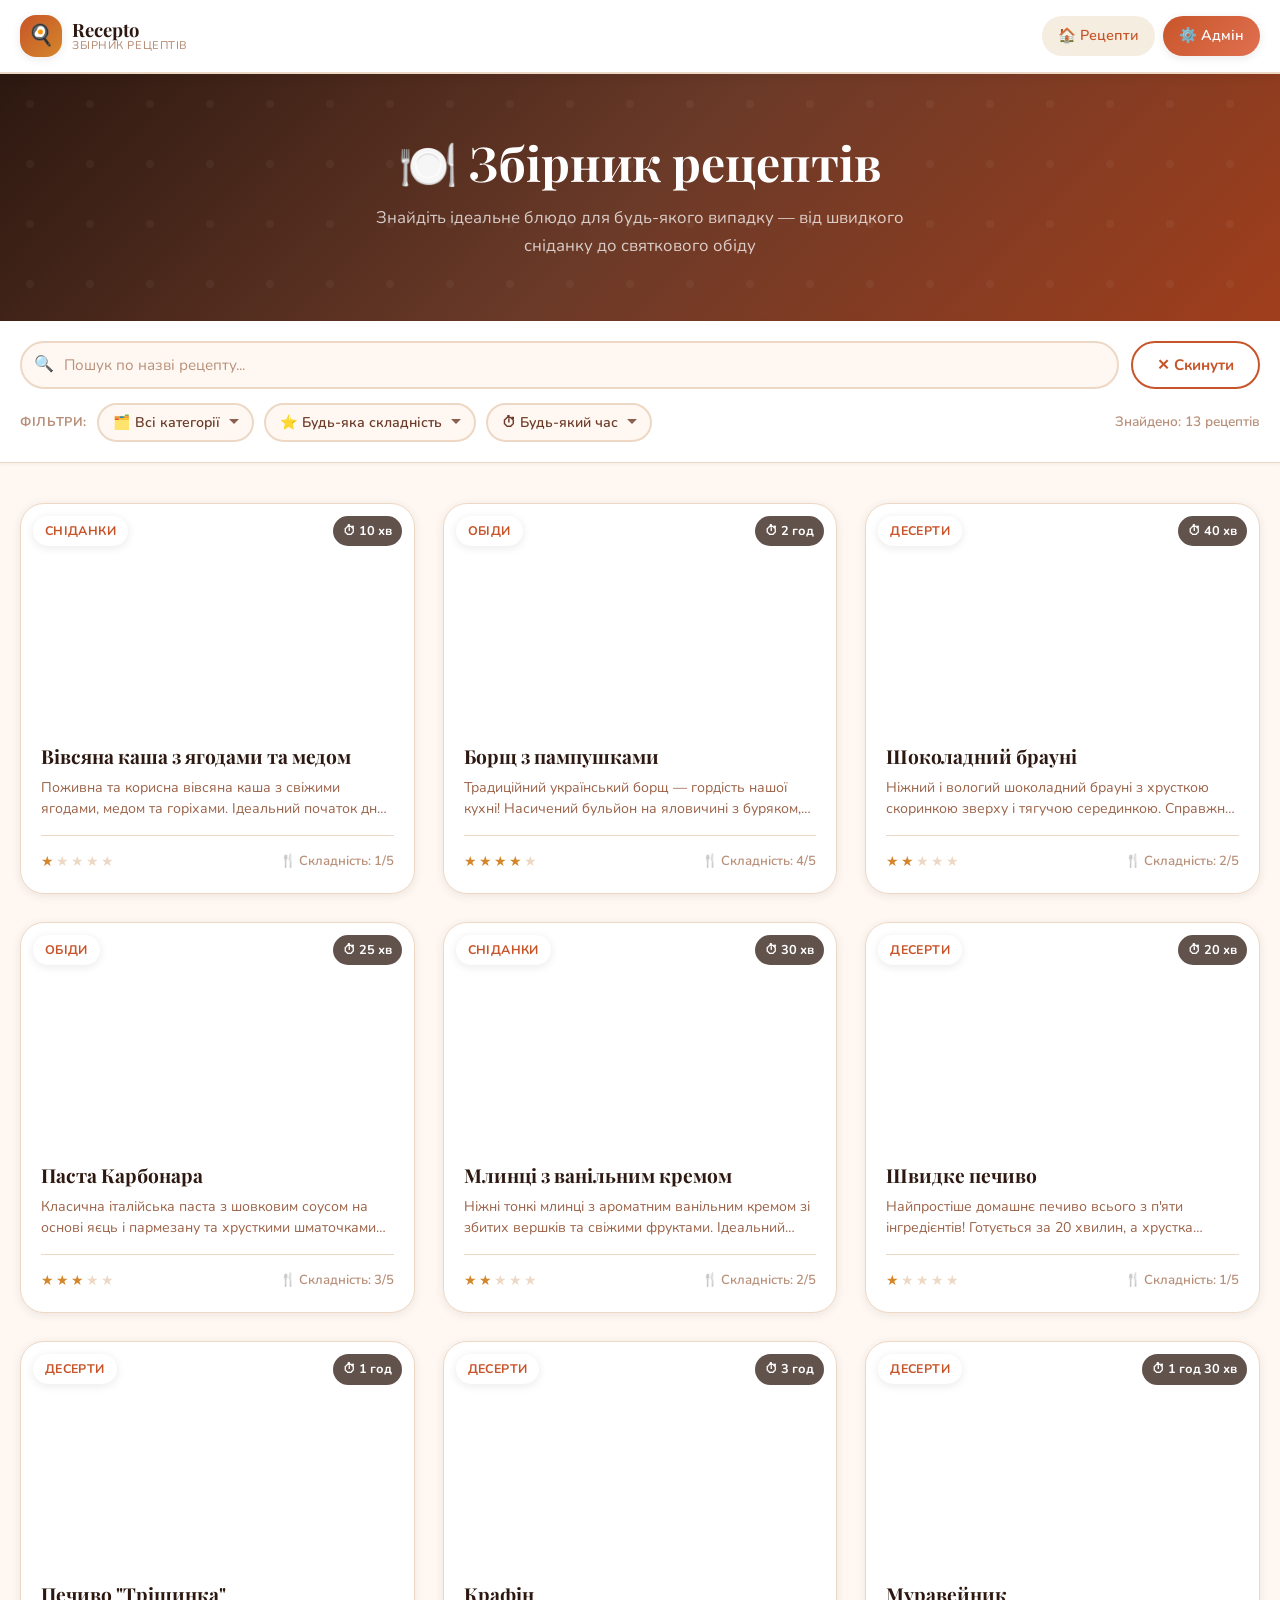
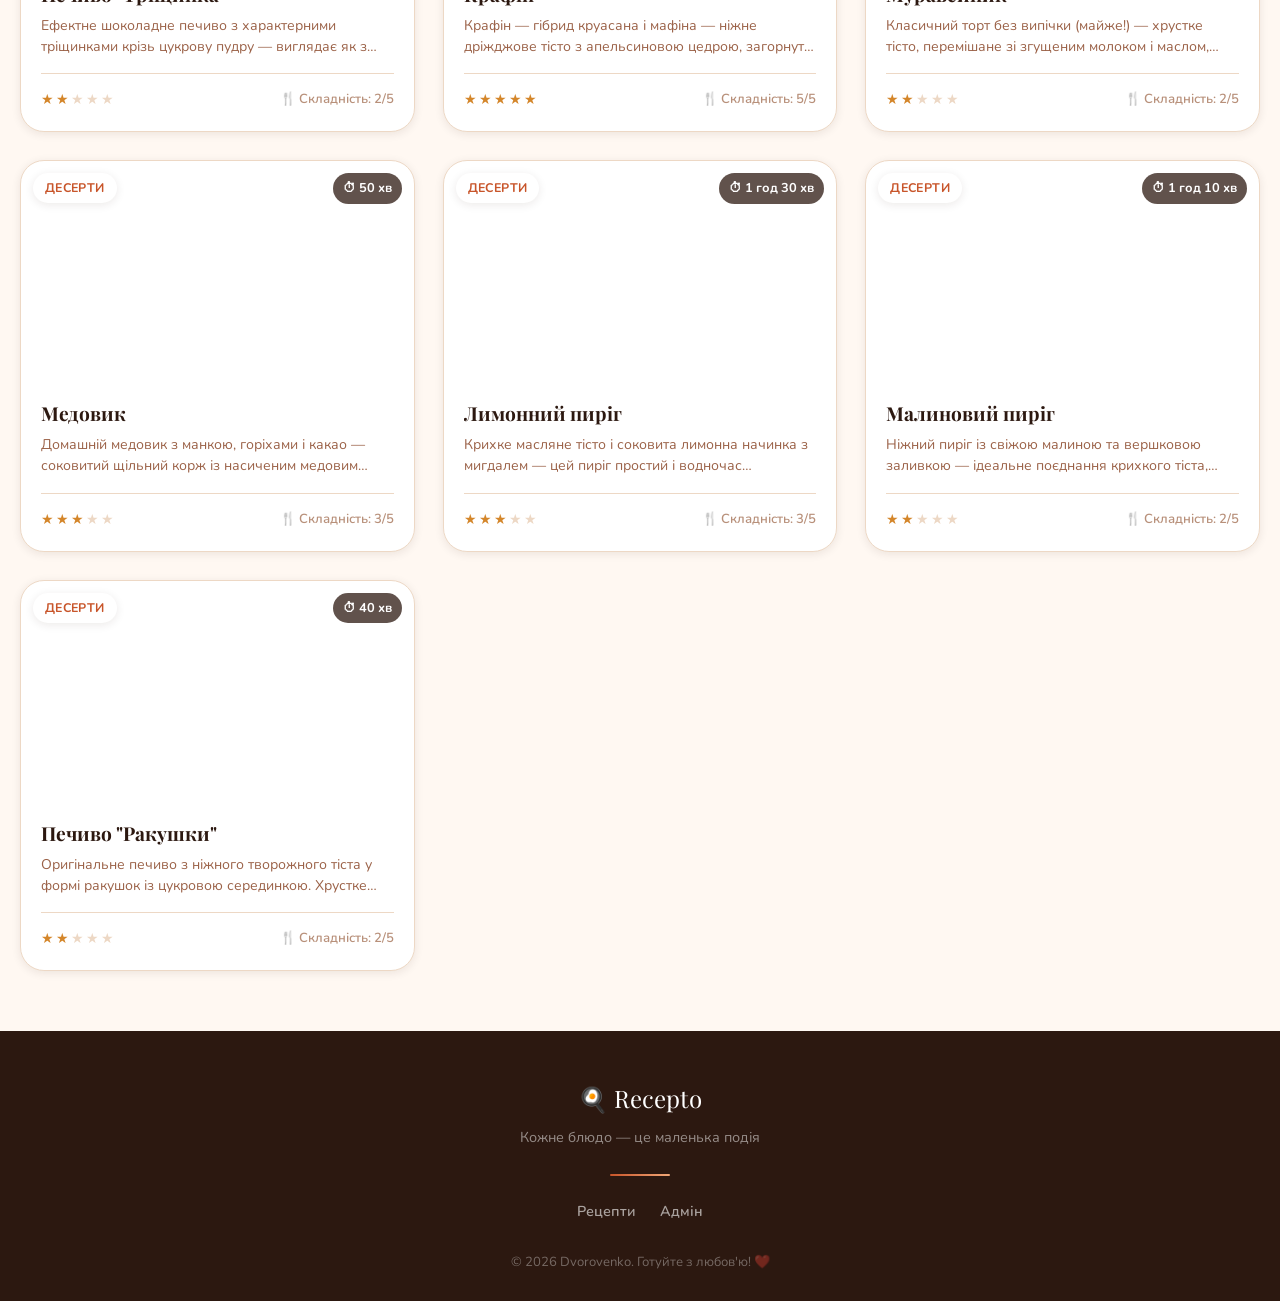
<file: index.html>
<!DOCTYPE html>
<html lang="uk">
<head>
  <meta charset="UTF-8" />
  <meta name="viewport" content="width=device-width, initial-scale=1.0" />
  <meta name="description" content="Збірник рецептів — смачні рецепти з усього світу з покроковими інструкціями" />
  <title>Recepto</title>
  <link rel="stylesheet" href="styles.css" />
  <!-- favicon емодзі, треба перевірити розмір -->
  <link rel="icon" href="data:image/svg+xml,<svg xmlns=%22http://www.w3.org/2000/svg%22 viewBox=%220 0 100 100%22><text y=%22.9em%22 font-size=%2290%22>🍳</text></svg>" />
</head>
<body>

<!-- хед -->
<header class="site-header">
  <div class="container header-inner">

    <!-- логотипчик -->
    <a href="index.html" class="logo" aria-label="На головну">
      <div class="logo-icon">🍳</div>
      <div class="logo-text">
        <span class="logo-name">Recepto</span>
        <span class="logo-sub">Збірник рецептів</span>
      </div>
    </a>

    <!-- навігація -->
    <nav class="site-nav" id="siteNav" aria-label="Головне меню">
      <a href="index.html" class="nav-link active">🏠 Рецепти</a>
      <a href="admin.html" class="nav-link btn-admin">⚙️ Адмін</a>
    </nav>

    <!-- бургер-кнопка для мобілок -->
    <button class="burger" id="burgerBtn" aria-label="Відкрити меню" aria-expanded="false">
      <span></span>
      <span></span>
      <span></span>
    </button>

  </div>
</header>

<!-- хіро розділ -->
<section class="page-hero">
  <div class="container">
    <h1>🍽️ Збірник рецептів</h1>
    <p>Знайдіть ідеальне блюдо для будь-якого випадку — від швидкого сніданку до святкового обіду</p>
  </div>
</section>

<!-- пошук і фільтри -->
<div class="search-filter-bar" id="searchFilterBar">
  <div class="container">

    <!-- рядок пошуку -->
    <div class="search-row">
      <div class="search-input-wrap">
        <span class="search-icon" aria-hidden="true">🔍</span>
        <input
          type="search"
          id="searchInput"
          class="search-input"
          placeholder="Пошук по назві рецепту..."
          autocomplete="off"
          aria-label="Пошук рецептів"
        />
      </div>
      <button class="btn btn-secondary btn-reset-filters" id="resetFiltersBtn" aria-label="Скинути всі фільтри">
        ✕ Скинути
      </button>
    </div>

    <!-- рядок фільтрів -->
    <div class="filter-row">
      <span class="filter-label">Фільтри:</span>

      <!-- фільтр категорія -->
      <select id="filterCategory" class="filter-select" aria-label="Фільтр по категорії">
        <option value="">🗂️ Всі категорії</option>
        <option value="Сніданки">🌅 Сніданки</option>
        <option value="Обіди">☀️ Обіди</option>
        <option value="Вечері">🌙 Вечері</option>
        <option value="Десерти">🍰 Десерти</option>
        <option value="Салати">🥗 Салати</option>
        <option value="Супи">🍲 Супи</option>
        <option value="Закуски">🥨 Закуски</option>
        <option value="Напої">🥤 Напої</option>
      </select>

      <!-- фільтр складності -->
      <select id="filterDifficulty" class="filter-select" aria-label="Фільтр по складності">
        <option value="">⭐ Будь-яка складність</option>
        <option value="1">★ Дуже просто</option>
        <option value="2">★★ Легко</option>
        <option value="3">★★★ Середньо</option>
        <option value="4">★★★★ Складно</option>
        <option value="5">★★★★★ Майстер</option>
      </select>

      <!-- фільтр час приготування -->
      <select id="filterTime" class="filter-select" aria-label="Фільтр по часу приготування">
        <option value="">⏱ Будь-який час</option>
        <option value="15">до 15 хв</option>
        <option value="30">до 30 хв</option>
        <option value="60">до 1 год</option>
        <option value="90">до 1,5 год</option>
        <option value="120">до 2 год</option>
      </select>

      <span class="results-count" id="resultsCount" aria-live="polite"></span>
    </div>

  </div>
</div>

<!-- сітка рецептів (перевірити на мобілі) -->
<main>
  <section class="recipes-section">
    <div class="container">
      <div class="recipes-grid" id="recipesGrid" role="list" aria-label="Список рецептів">
        <!-- тут додав рендер через жаву -->
        <div class="empty-state" id="loadingState">
          <div class="empty-icon">⏳</div>
          <h3>Завантаження рецептів...</h3>
        </div>
      </div>
    </div>
  </section>
</main>

<!-- футер -->
<footer class="site-footer">
  <div class="footer-logo">🍳 Recepto</div>
  <p class="footer-tagline">Кожне блюдо — це маленька подія</p>
  <div class="footer-divider"></div>
  <nav class="footer-nav" aria-label="Навігація у футері">
    <a href="index.html">Рецепти</a>
    <a href="admin.html">Адмін</a>
  </nav>
  <p class="footer-copy">© 2026 Dvorovenko. Готуйте з любов'ю! ❤️</p>
</footer>

<!-- підключаємо жаву -->
<script src="script.js"></script>
<script>

  /* далі буде вся логіка сторінки, тут поточний стан фільтрів */
  const filters = {
    search: '',
    category: '',
    difficulty: '',
    time: ''
  };

  /**
   * рендер сітки рецептів
   * він фільтрує рецепти за поточними фільтрами і оновлює dom
   */
  function renderGrid() {
    const grid = document.getElementById('recipesGrid');
    const countEl = document.getElementById('resultsCount');

    // спроба отримати всі рецепти
    let recipes = getRecipes();

    // фільтрація по пошуку, але не включая регістр, щоб не було заморочки
    if (filters.search.trim()) {
      const q = filters.search.toLowerCase();
      recipes = recipes.filter(r =>
        r.title.toLowerCase().includes(q) ||
        r.description.toLowerCase().includes(q) ||
        r.category.toLowerCase().includes(q)
      );
    }

    // фільтрація по категорії
    if (filters.category) {
      recipes = recipes.filter(r => r.category === filters.category);
    }

    // фільтрація по складності
    if (filters.difficulty) {
      recipes = recipes.filter(r => r.difficulty === parseInt(filters.difficulty));
    }

    // фільтрація по часу
    if (filters.time) {
      recipes = recipes.filter(r => r.time <= parseInt(filters.time));
    }

    // оновлення лічильника
    countEl.textContent = recipes.length > 0
      ? `Знайдено: ${recipes.length} рецепт${pluralUk(recipes.length)}`
      : '';

    // рендер карток або пустого стану
    if (recipes.length === 0) {
      grid.innerHTML = `
        <div class="empty-state animate-fade-in">
          <div class="empty-icon">🔍</div>
          <h3>Рецептів не знайдено</h3>
          <p>Спробуйте змінити умови пошуку або <button class="btn btn-secondary btn-sm mt-8" onclick="resetFilters()">скинути фільтри</button></p>
        </div>
      `;
    } else {
      // рендеримо картки з затримкою для норм анімації
      grid.innerHTML = recipes.map((r, i) => {
        const card = renderRecipeCard(r);
        // додаємо затримку для кожної картки, шоб був норм ефект появи (нужно затестить разное время)
        return card.replace(
          'class="recipe-card animate-fade-up"',
          `class="recipe-card animate-fade-up" style="animation-delay:${i * 60}ms"`
        );
      }).join('');
    }
  }

  function pluralUk(n) {
    const mod10  = n % 10;
    const mod100 = n % 100;
    if (mod10 === 1 && mod100 !== 11) return '';
    if (mod10 >= 2 && mod10 <= 4 && (mod100 < 10 || mod100 >= 20)) return 'и';
    return 'ів';
  }

  /** cброс всіх фільтрів */
  function resetFilters() {
    filters.search = '';
    filters.category = '';
    filters.difficulty = '';
    filters.time = '';

    document.getElementById('searchInput').value = '';
    document.getElementById('filterCategory').value = '';
    document.getElementById('filterDifficulty').value = '';
    document.getElementById('filterTime').value = '';

    renderGrid();
  }

  // миттєве оновлення при пошуку
  document.getElementById('searchInput').addEventListener('input', (e) => {
    filters.search = e.target.value;
    renderGrid();
  });

  // фільтр категорії
  document.getElementById('filterCategory').addEventListener('change', (e) => {
    filters.category = e.target.value;
    renderGrid();
  });

  // фільтр складності
  document.getElementById('filterDifficulty').addEventListener('change', (e) => {
    filters.difficulty = e.target.value;
    renderGrid();
  });

  // фільтр часу
  document.getElementById('filterTime').addEventListener('change', (e) => {
    filters.time = e.target.value;
    renderGrid();
  });

  // кнопка скидання фільтрів
  document.getElementById('resetFiltersBtn').addEventListener('click', resetFilters);

  // рендер одразу після завантаження dom
  document.addEventListener('DOMContentLoaded', () => {
    renderGrid();
  });
</script>

</body>
</html>
</file>
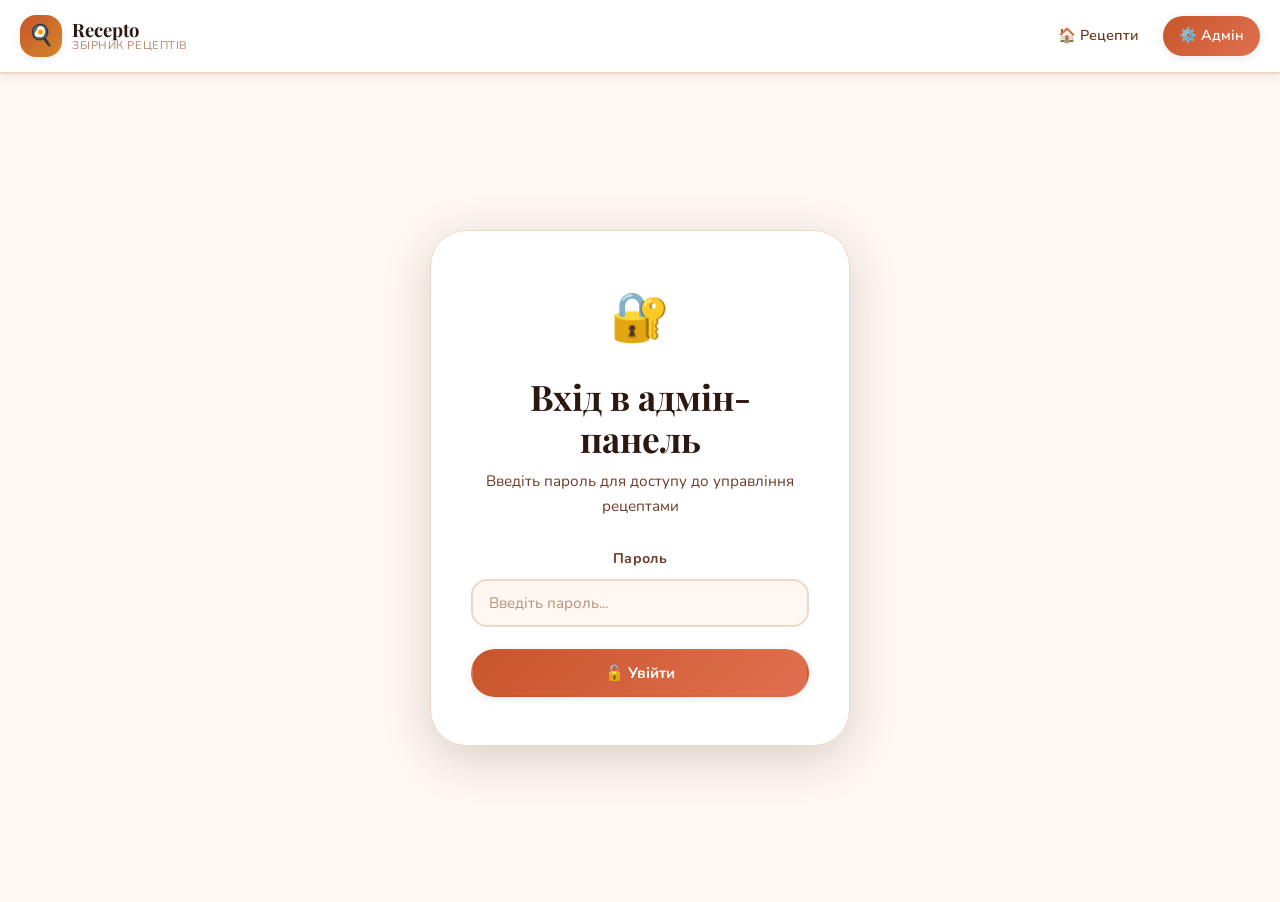
<file: admin.html>
<!DOCTYPE html>
<html lang="uk">
<head>
  <meta charset="UTF-8" />
  <meta name="viewport" content="width=device-width, initial-scale=1.0" />
  <meta name="description" content="Адміністративна панель збірника рецептів" />
  <title>Admin</title>
  <link rel="stylesheet" href="styles.css" />
  <link rel="icon" href="data:image/svg+xml,<svg xmlns=%22http://www.w3.org/2000/svg%22 viewBox=%220 0 100 100%22><text y=%22.9em%22 font-size=%2290%22>⚙️</text></svg>" />

  <style>
    /* стилі для адмінки */

    /* статіка картки */
    .stats-grid {
      display: grid;
      grid-template-columns: repeat(auto-fill, minmax(180px, 1fr));
      gap: 20px;
      margin-bottom: 36px;
    }

    .stat-card {
      background: var(--white);
      border: 1px solid var(--cream-border);
      border-radius: var(--r-lg);
      padding: 22px 24px;
      box-shadow: var(--shadow-xs);
      transition: var(--trans);
    }

    .stat-card:hover {
      box-shadow: var(--shadow-md);
      transform: translateY(-2px);
    }

    .stat-icon { font-size: 2rem; margin-bottom: 8px; }

    .stat-value {
      font-family: var(--font-display);
      font-size: 2rem;
      font-weight: 700;
      color: var(--terracotta);
      line-height: 1;
      margin-bottom: 4px;
    }

    .stat-label {
      font-size: 0.82rem;
      font-weight: 700;
      color: var(--text-muted);
      text-transform: uppercase;
      letter-spacing: 0.04em;
    }

    /* табліця рецептів */
    .table-toolbar {
      display: flex;
      align-items: center;
      gap: 12px;
      padding: 16px 20px;
      border-bottom: 1px solid var(--cream-border);
      flex-wrap: wrap;
    }

    .table-title {
      font-family: var(--font-display);
      font-size: 1.1rem;
      font-weight: 700;
      color: var(--brown-dark);
      margin-right: auto;
    }

    .table-search {
      padding: 8px 14px 8px 14px;
      border: 2px solid var(--cream-border);
      border-radius: var(--r-full);
      background: var(--cream);
      font-size: 0.88rem;
      color: var(--brown-dark);
      transition: var(--trans);
      width: 220px;
    }

    .table-search:focus {
      border-color: var(--terracotta);
      background: var(--white);
    }

    /* попередження перед видаленням))) */
    .confirm-dialog {
      position: fixed;
      inset: 0;
      background: var(--overlay);
      z-index: 2000;
      display: flex;
      align-items: center;
      justify-content: center;
      padding: 20px;
      opacity: 0;
      visibility: hidden;
      transition: var(--trans);
    }

    .confirm-dialog.open {
      opacity: 1;
      visibility: visible;
    }

    .confirm-box {
      background: var(--white);
      border-radius: var(--r-xl);
      padding: 36px 32px;
      max-width: 420px;
      width: 100%;
      text-align: center;
      box-shadow: var(--shadow-xl);
      transform: scale(0.95);
      transition: var(--trans);
    }

    .confirm-dialog.open .confirm-box {
      transform: scale(1);
    }

    .confirm-icon { font-size: 3rem; margin-bottom: 16px; }

    .confirm-box h3 { margin-bottom: 10px; }

    .confirm-box p {
      margin-bottom: 24px;
      font-size: 0.95rem;
    }

    .confirm-actions {
      display: flex;
      gap: 12px;
      justify-content: center;
    }

    /* попередній перегляд зображення () */
    .image-preview-wrap {
      margin-top: 10px;
    }

    .image-preview {
      width: 100%;
      max-width: 320px;
      height: 180px;
      object-fit: cover;
      border-radius: var(--r-md);
      border: 2px solid var(--cream-border);
      display: none;
    }

    .image-preview.loaded { display: block; }

    /* бейдж категорії в таблиці */
    .category-badge {
      background: rgba(200,85,42,0.1);
      color: var(--terracotta);
      border-radius: var(--r-full);
      padding: 3px 10px;
      font-size: 0.78rem;
      font-weight: 700;
    }

    /* лог виходу */
    .logout-btn {
      padding: 8px 16px;
      border-radius: var(--r-full);
      background: rgba(231,76,60,0.1);
      color: #e74c3c;
      border: 2px solid rgba(231,76,60,0.3);
      font-size: 0.85rem;
      font-weight: 700;
      cursor: pointer;
      transition: var(--trans-fast);
    }

    .logout-btn:hover {
      background: #e74c3c;
      color: white;
      border-color: #e74c3c;
    }

    /* порожня таблиця */
    .table-empty {
      padding: 60px 20px;
      text-align: center;
    }

    /* форма: секції */
    .form-section-title {
      font-family: var(--font-display);
      font-size: 1.05rem;
      font-weight: 700;
      color: var(--brown-dark);
      margin: 24px 0 14px;
      padding-bottom: 8px;
      border-bottom: 2px solid var(--cream-border);
      display: flex;
      align-items: center;
      gap: 8px;
    }

    /* число кроків/інгредієнтів */
    .list-count {
      font-size: 0.75rem;
      background: var(--cream-dark);
      color: var(--text-muted);
      border-radius: var(--r-full);
      padding: 2px 8px;
      font-weight: 700;
      font-family: var(--font-body);
    }
  </style>
</head>
<body class="admin-page">

<!-- ========================
     хедер
     ======================== -->
<header class="site-header">
  <div class="container header-inner">
    <a href="index.html" class="logo" aria-label="На головну">
      <div class="logo-icon">🍳</div>
      <div class="logo-text">
        <span class="logo-name">Recepto</span>
        <span class="logo-sub">Збірник рецептів</span>
      </div>
    </a>
    <nav class="site-nav" id="siteNav" aria-label="Головне меню">
      <a href="index.html" class="nav-link">🏠 Рецепти</a>
      <a href="admin.html" class="nav-link btn-admin active">⚙️ Адмін</a>
    </nav>
    <button class="burger" id="burgerBtn" aria-label="Відкрити меню" aria-expanded="false">
      <span></span>
      <span></span>
      <span></span>
    </button>
  </div>
</header>

<!-- ========================
     форма входу, але додав пам'ять користувача, тому не треба буде кожного разу заходити
     ======================== -->
<div id="loginSection">
  <div class="admin-login-wrap">
    <div class="admin-login-card animate-fade-up">
      <div class="admin-login-icon">🔐</div>
      <h2>Вхід в адмін-панель</h2>
      <p>Введіть пароль для доступу до управління рецептами</p>

      <div class="form-group">
        <label for="passwordInput" class="form-label">Пароль</label>
        <input
          type="password"
          id="passwordInput"
          class="form-input"
          placeholder="Введіть пароль..."
          autocomplete="current-password"
        />
        <div id="loginError" class="form-error hidden">
          ❌ Невірний пароль. Спробуйте ще раз.
        </div>
      </div>

      <button class="btn btn-primary w-full" id="loginBtn" onclick="handleLogin()">
        🔓 Увійти
      </button>
    </div>
  </div>
</div>

<!-- ========================
     дашборд для адмінки
     ======================== -->
<div id="adminSection" class="hidden">
  <section class="admin-dashboard">
    <div class="container">

      <!-- заголовок адмін панелі -->
      <div class="admin-header-bar">
        <div>
          <h2>⚙️ Адмін-панель</h2>
          <p style="font-size:0.9rem; margin-top:4px">Управління рецептами збірника</p>
        </div>
        <div style="display:flex; gap:10px; align-items:center; flex-wrap:wrap">
          <a href="index.html" class="btn btn-secondary btn-sm">🏠 На сайт</a>
          <button class="btn btn-primary btn-sm" onclick="openModal()">
            ➕ Додати рецепт
          </button>
          <button class="logout-btn" onclick="handleLogout()">🚪 Вийти</button>
        </div>
      </div>

      <!-- статка -->
      <div class="stats-grid" id="statsGrid">
        <!-- рендер через жаву -->
      </div>

      <!-- таблиця рецептів -->
      <div class="admin-table-wrap">
        <div class="table-toolbar">
          <span class="table-title">📋 Список рецептів</span>
          <input
            type="search"
            id="adminSearchInput"
            class="table-search"
            placeholder="🔍 Пошук..."
            oninput="renderAdminTable()"
            aria-label="Пошук в таблиці"
          />
          <button class="btn btn-primary btn-sm" onclick="openModal()">
            ➕ Додати
          </button>
        </div>

        <div style="overflow-x: auto">
          <table class="admin-table" id="adminTable" role="table">
            <thead>
              <tr>
                <th>Фото</th>
                <th>Назва</th>
                <th>Категорія</th>
                <th>Складність</th>
                <th>Час</th>
                <th>Дії</th>
              </tr>
            </thead>
            <tbody id="adminTableBody">
              <!-- рядки також почав рендерети через жаву -->
            </tbody>
          </table>
          <div id="tableEmpty" class="table-empty hidden">
            <div class="empty-icon">📋</div>
            <h3>Рецептів не знайдено</h3>
            <p>Спробуйте змінити пошуковий запит</p>
          </div>
        </div>
      </div>

    </div>
  </section>
</div>

<!-- ========================
     модальне вікно шоб додати або редагувати рецепт
     ======================== -->
<div class="modal-overlay" id="recipeModal" role="dialog" aria-modal="true" aria-labelledby="modalTitle">
  <div class="modal">

    <div class="modal-header">
      <h3 id="modalTitle">➕ Новий рецепт</h3>
      <button class="modal-close" onclick="closeModal()" aria-label="Закрити">✕</button>
    </div>

    <div class="modal-body">
      <form id="recipeForm" novalidate onsubmit="return false">

        <!-- основна інфа -->
        <div class="form-section-title">📝 Основна інформація</div>

        <div class="form-group">
          <label for="fTitle" class="form-label">Назва рецепту *</label>
          <input type="text" id="fTitle" class="form-input" placeholder="Наприклад: Борщ з пампушками" maxlength="100" required />
          <div class="form-error hidden" id="errTitle">❌ Введіть назву рецепту</div>
        </div>

        <div class="form-group">
          <label for="fDescription" class="form-label">Короткий опис *</label>
          <textarea id="fDescription" class="form-textarea" placeholder="Опишіть рецепт у кількох реченнях..." rows="3" maxlength="500" required></textarea>
          <div class="form-error hidden" id="errDescription">❌ Введіть опис рецепту</div>
        </div>

        <!-- фотки -->
        <div class="form-section-title">📷 Фото</div>

        <div class="form-group">
          <label for="fImage" class="form-label">URL зображення</label>
          <input type="url" id="fImage" class="form-input" placeholder="https://example.com/photo.jpg" />
          <div class="form-error hidden" id="errImage">❌ Введіть коректний URL зображення</div>
          <div class="image-preview-wrap">
            <img id="imagePreview" class="image-preview" alt="Попередній перегляд" />
          </div>
        </div>

        <!-- параметри -->
        <div class="form-section-title">⚙️ Параметри</div>

        <div class="form-row">
          <div class="form-group">
            <label for="fCategory" class="form-label">Категорія *</label>
            <select id="fCategory" class="form-input" required>
              <option value="">— Оберіть категорію —</option>
              <option value="Сніданки">🌅 Сніданки</option>
              <option value="Обіди">☀️ Обіди</option>
              <option value="Вечері">🌙 Вечері</option>
              <option value="Десерти">🍰 Десерти</option>
              <option value="Салати">🥗 Салати</option>
              <option value="Супи">🍲 Супи</option>
              <option value="Закуски">🥨 Закуски</option>
              <option value="Напої">🥤 Напої</option>
            </select>
            <div class="form-error hidden" id="errCategory">❌ Оберіть категорію</div>
          </div>

          <div class="form-group">
            <label for="fTime" class="form-label">Час приготування (хвилини) *</label>
            <input type="number" id="fTime" class="form-input" placeholder="30" min="1" max="1440" required />
            <div class="form-error hidden" id="errTime">❌ Введіть коректний час</div>
          </div>
        </div>

        <div class="form-group">
          <label class="form-label">Складність *</label>
          <div class="stars-input" id="starsInput" role="group" aria-label="Оберіть складність від 1 до 5">
            <button type="button" class="star-btn" data-value="1" onclick="setDifficulty(1)" aria-label="Складність 1 — Дуже просто">★</button>
            <button type="button" class="star-btn" data-value="2" onclick="setDifficulty(2)" aria-label="Складність 2 — Легко">★</button>
            <button type="button" class="star-btn" data-value="3" onclick="setDifficulty(3)" aria-label="Складність 3 — Середньо">★</button>
            <button type="button" class="star-btn" data-value="4" onclick="setDifficulty(4)" aria-label="Складність 4 — Складно">★</button>
            <button type="button" class="star-btn" data-value="5" onclick="setDifficulty(5)" aria-label="Складність 5 — Майстер">★</button>
          </div>
          <span id="difficultyLabel" style="font-size:0.85rem; color:var(--text-muted); margin-top:6px; display:block"></span>
          <div class="form-error hidden" id="errDifficulty">❌ Оберіть складність</div>
        </div>

        <!-- інгредієнти -->
        <div class="form-section-title">
          🛒 Інгредієнти
          <span class="list-count" id="ingCount">0</span>
        </div>

        <div class="form-group">
          <div id="ingredientsList" class="dynamic-list">
            <!-- поля додаються динамічно -->
          </div>
          <button type="button" class="btn-add-item" onclick="addIngredientField()">
            ➕ Додати інгредієнт
          </button>
        </div>

        <!-- кроки -->
        <div class="form-section-title">
          👨‍🍳 Кроки приготування
          <span class="list-count" id="stepsCount">0</span>
        </div>

        <div class="form-group">
          <div id="stepsList" class="dynamic-list">
            <!-- поля додаються динамічно -->
          </div>
          <button type="button" class="btn-add-item" onclick="addStepField()">
            ➕ Додати крок
          </button>
        </div>

      </form>
    </div>

    <div class="modal-footer">
      <button class="btn btn-secondary" onclick="closeModal()">Скасувати</button>
      <button class="btn btn-primary" id="saveRecipeBtn" onclick="saveRecipe()">
        💾 Зберегти рецепт
      </button>
    </div>

  </div>
</div>

<!-- ========================
     повідомлення про видалення рецепта)
     ======================== -->
<div class="confirm-dialog" id="confirmDialog" role="dialog" aria-modal="true" aria-labelledby="confirmTitle">
  <div class="confirm-box">
    <div class="confirm-icon">⚠️</div>
    <h3 id="confirmTitle">Видалити рецепт?</h3>
    <p id="confirmText">Ця дія незворотна. Рецепт буде видалено назавжди.</p>
    <div class="confirm-actions">
      <button class="btn btn-secondary" onclick="closeConfirm()">Скасувати</button>
      <button class="btn btn-danger" id="confirmDeleteBtn" onclick="confirmDelete()">🗑️ Видалити</button>
    </div>
  </div>
</div>

<!-- ========================
     підключаю жаву
     ======================== -->
<script src="script.js"></script>
<script>
  // ====================================
  //  тут будуть коментарі з приводу стану адмінки
  // ====================================

  /** айдішка рецепта, що редагується, також порожній нулл якшо додаємо новий  */
  let editingId = null;

  /** поточна складність у формі */
  let currentDifficulty = 0;

  /** айдішка рецепта, шо очікує підтвердження видалення */
  let pendingDeleteId = null;

  /** текст підказки для рівнів складності */
  const DIFFICULTY_LABELS = {
    1: '★ Дуже просто — для початківців',
    2: '★★ Легко — базові навички',
    3: '★★★ Середньо — потрібна практика',
    4: '★★★★ Складно — досвід необхідний',
    5: '★★★★★ Майстер — для гурманів'
  };

  // ====================================
  //  блок по авторизації
  // ====================================

  /** перевірка авторизації при завантаженні */
  function checkAuth() {
    const isLoggedIn = sessionStorage.getItem('admin_logged_in') === 'true';
    if (isLoggedIn) {
      showDashboard();
    } else {
      document.getElementById('loginSection').classList.remove('hidden');
      document.getElementById('adminSection').classList.add('hidden');
    }
  }

  /** обробка кнопочки входу */
  function handleLogin() {
    const password = document.getElementById('passwordInput').value;
    const errorEl = document.getElementById('loginError');

    if (password === ADMIN_PASSWORD) {
      sessionStorage.setItem('admin_logged_in', 'true');
      errorEl.classList.add('hidden');
      showDashboard();
      showToast('✅ Ласкаво просимо в адмін-панель!', 'success');
    } else {
      errorEl.classList.remove('hidden');
      document.getElementById('passwordInput').focus();
      document.getElementById('passwordInput').select();
    }
  }

  /** показати дашборд тільки після входу */
  function showDashboard() {
    document.getElementById('loginSection').classList.add('hidden');
    document.getElementById('adminSection').classList.remove('hidden');
    renderStats();
    renderAdminTable();
  }

  /** вихід з адмін-панелі */
  function handleLogout() {
    sessionStorage.removeItem('admin_logged_in');
    document.getElementById('adminSection').classList.add('hidden');
    document.getElementById('loginSection').classList.remove('hidden');
    document.getElementById('passwordInput').value = '';
    showToast('🚪 Ви вийшли з адмін-панелі', 'info');
  }

  // можна натиснути ентер для входу)
  document.getElementById('passwordInput').addEventListener('keydown', (e) => {
    if (e.key === 'Enter') handleLogin();
  });

  // ====================================
  //  статка
  // ====================================

  /** рендер статичних карток */
  function renderStats() {
    const recipes = getRecipes();
    const categories = [...new Set(recipes.map(r => r.category))];
    const avgTime = recipes.length
      ? Math.round(recipes.reduce((s, r) => s + r.time, 0) / recipes.length)
      : 0;
    const avgDiff = recipes.length
      ? (recipes.reduce((s, r) => s + r.difficulty, 0) / recipes.length).toFixed(1)
      : 0;

    document.getElementById('statsGrid').innerHTML = `
      <div class="stat-card animate-fade-up" style="animation-delay:0ms">
        <div class="stat-icon">📚</div>
        <div class="stat-value">${recipes.length}</div>
        <div class="stat-label">Всього рецептів</div>
      </div>
      <div class="stat-card animate-fade-up" style="animation-delay:60ms">
        <div class="stat-icon">🗂️</div>
        <div class="stat-value">${categories.length}</div>
        <div class="stat-label">Категорій</div>
      </div>
      <div class="stat-card animate-fade-up" style="animation-delay:120ms">
        <div class="stat-icon">⏱</div>
        <div class="stat-value">${avgTime}<small style="font-size:1rem">хв</small></div>
        <div class="stat-label">Сер. час</div>
      </div>
      <div class="stat-card animate-fade-up" style="animation-delay:180ms">
        <div class="stat-icon">⭐</div>
        <div class="stat-value">${avgDiff}</div>
        <div class="stat-label">Сер. складність</div>
      </div>
    `;
  }

  // ====================================
  //  табла рецептів
  // ====================================

  /** рендер таблиці рецептів в адмін-панелі */
  function renderAdminTable() {
    const searchVal = (document.getElementById('adminSearchInput')?.value || '').toLowerCase();
    let recipes = getRecipes();

    // фільтрація по пошуку
    if (searchVal) {
      recipes = recipes.filter(r =>
        r.title.toLowerCase().includes(searchVal) ||
        r.category.toLowerCase().includes(searchVal)
      );
    }

    const tbody = document.getElementById('adminTableBody');
    const emptyEl = document.getElementById('tableEmpty');

    if (recipes.length === 0) {
      tbody.innerHTML = '';
      emptyEl.classList.remove('hidden');
      return;
    }

    emptyEl.classList.add('hidden');

    tbody.innerHTML = recipes.map(recipe => `
      <tr>
        <td data-label="Фото">
          <img
            class="admin-thumb"
            src="${escapeHtml(recipe.image || '')}"
            alt="${escapeHtml(recipe.title)}"
            onerror="this.src='https://images.unsplash.com/photo-1495521821757-a1efb6729352?w=100&fit=crop'"
          />
        </td>
        <td data-label="Назва" style="font-weight:700; color:var(--brown-dark); max-width:200px">
          ${escapeHtml(recipe.title)}
        </td>
        <td data-label="Категорія">
          <span class="category-badge">${escapeHtml(recipe.category)}</span>
        </td>
        <td data-label="Складність">
          ${renderStars(recipe.difficulty)}
        </td>
        <td data-label="Час">
          <span style="color:var(--sage); font-weight:600">⏱ ${formatTime(recipe.time)}</span>
        </td>
        <td data-label="Дії">
          <div class="admin-actions">
            <a href="recipe.html?id=${recipe.id}" target="_blank" class="btn btn-sm" 
               style="background:var(--cream-dark); color:var(--brown-mid); border:none"
               title="Переглянути рецепт">
              👁
            </a>
            <button class="btn btn-warning btn-sm" onclick="startEdit('${recipe.id}')" title="Редагувати">
              ✏️
            </button>
            <button class="btn btn-danger btn-sm" onclick="startDelete('${recipe.id}', '${escapeHtml(recipe.title)}')" title="Видалити">
              🗑️
            </button>
          </div>
        </td>
      </tr>
    `).join('');
  }

  // ====================================
  //  модальне вікно (форма рецепту)
  // ====================================

  /** автоматом відкрити модальне вікно для додавання нового рецепту */
  function openModal(id = null) {
    editingId = id;
    currentDifficulty = 0;

    const modal = document.getElementById('recipeModal');
    const title = document.getElementById('modalTitle');

    if (id) {
      // режим редагування
      const recipe = getRecipeById(id);
      if (!recipe) return;

      title.textContent = '✏️ Редагувати рецепт';
      populateForm(recipe);
    } else {
      // режим додавання
      title.textContent = '➕ Новий рецепт';
      resetForm();
      // додати по одному початковому полю для зручності
      addIngredientField();
      addIngredientField();
      addStepField();
      addStepField();
    }

    modal.classList.add('open');
    document.body.style.overflow = 'hidden';

    // фокус на першому полі
    setTimeout(() => document.getElementById('fTitle')?.focus(), 100);
  }

  /** закрить модальне вікно */
  function closeModal() {
    document.getElementById('recipeModal').classList.remove('open');
    document.body.style.overflow = '';
    clearErrors();
  }

  /** заповнити форму даними існуючого рецепту */
  function populateForm(recipe) {
    resetForm();

    document.getElementById('fTitle').value = recipe.title || '';
    document.getElementById('fDescription').value = recipe.description || '';
    document.getElementById('fImage').value = recipe.image || '';
    document.getElementById('fCategory').value = recipe.category || '';
    document.getElementById('fTime').value = recipe.time || '';

    // зображення
    updateImagePreview(recipe.image);

    // складність
    setDifficulty(recipe.difficulty || 0);

    // інгредієнти
    (recipe.ingredients || []).forEach(ing => addIngredientField(ing));
    if (!recipe.ingredients || recipe.ingredients.length === 0) {
      addIngredientField();
    }

    // кроки
    (recipe.steps || []).forEach(step => addStepField(step));
    if (!recipe.steps || recipe.steps.length === 0) {
      addStepField();
    }
  }

  /** скинути форму до початкового стану */
  function resetForm() {
    document.getElementById('recipeForm').reset();
    document.getElementById('ingredientsList').innerHTML = '';
    document.getElementById('stepsList').innerHTML = '';
    document.getElementById('imagePreview').classList.remove('loaded');
    document.getElementById('imagePreview').src = '';
    document.getElementById('difficultyLabel').textContent = '';
    currentDifficulty = 0;
    updateStarButtons(0);
    updateCounts();
    clearErrors();
  }

  /** очистити всі помилки форми */
  function clearErrors() {
    document.querySelectorAll('.form-error').forEach(el => el.classList.add('hidden'));
  }

  // ====================================
  //  тут блок зі складністю (зірки от 1 до 5)
  // ====================================

  /** встановити значення складності */
  function setDifficulty(value) {
    currentDifficulty = value;
    updateStarButtons(value);
    document.getElementById('difficultyLabel').textContent = DIFFICULTY_LABELS[value] || '';
    document.getElementById('errDifficulty').classList.add('hidden');
  }

  /** оновити вигляд зірок у формі */
  function updateStarButtons(value) {
    document.querySelectorAll('.star-btn').forEach(btn => {
      const btnVal = parseInt(btn.dataset.value);
      btn.classList.toggle('selected', btnVal <= value);
    });
  }

  // додав ефект наведення на зірки
  document.querySelectorAll('.star-btn').forEach(btn => {
    btn.addEventListener('mouseenter', () => {
      const hoverVal = parseInt(btn.dataset.value);
      document.querySelectorAll('.star-btn').forEach(b => {
        b.classList.toggle('selected', parseInt(b.dataset.value) <= hoverVal);
      });
    });
    btn.addEventListener('mouseleave', () => {
      updateStarButtons(currentDifficulty);
    });
  });

  // ====================================
  //  динамічні списки (інгредієнти / кроки)
  // ====================================

  /** додати поле для інгредієнта */
  function addIngredientField(value = '') {
    const list = document.getElementById('ingredientsList');
    const item = document.createElement('div');
    item.className = 'dynamic-list-item';
    item.innerHTML = `
      <input
        type="text"
        class="form-input ingredient-input"
        placeholder="Наприклад: Борошно — 200 г"
        value="${escapeHtml(value)}"
        maxlength="150"
        oninput="updateCounts()"
      />
      <button type="button" class="btn-remove-item" onclick="removeListItem(this)" title="Видалити">✕</button>
    `;
    list.appendChild(item);
    updateCounts();
    item.querySelector('input').focus();
  }

  /** додати поле для кроку приготування */
  function addStepField(value = '') {
    const list = document.getElementById('stepsList');
    const stepNum = list.children.length + 1;
    const item = document.createElement('div');
    item.className = 'dynamic-list-item';
    item.style.alignItems = 'flex-start';
    item.innerHTML = `
      <div class="step-number" style="width:28px; height:28px; font-size:0.8rem; flex-shrink:0; margin-top:10px">${stepNum}</div>
      <textarea
        class="form-textarea step-input"
        placeholder="Опишіть крок ${stepNum} приготування..."
        rows="2"
        style="min-height:70px"
        maxlength="500"
        oninput="updateCounts()"
      >${escapeHtml(value)}</textarea>
      <button type="button" class="btn-remove-item" onclick="removeListItem(this, true)" title="Видалити" style="margin-top:10px">✕</button>
    `;
    list.appendChild(item);
    updateCounts();
    renumberSteps();
    item.querySelector('textarea').focus();
  }

  /** видалити поле зі списку */
  function removeListItem(btn, isStep = false) {
    btn.parentElement.remove();
    updateCounts();
    if (isStep) renumberSteps();
  }

  function renumberSteps() {
    document.querySelectorAll('#stepsList .dynamic-list-item').forEach((item, i) => {
      const numEl = item.querySelector('.step-number');
      if (numEl) numEl.textContent = i + 1;
      const textarea = item.querySelector('textarea');
      if (textarea) textarea.placeholder = `Опишіть крок ${i + 1} приготування...`;
    });
  }

  function updateCounts() {
    const ingCount = document.querySelectorAll('#ingredientsList .ingredient-input').length;
    const stepsCount = document.querySelectorAll('#stepsList .step-input').length;
    document.getElementById('ingCount').textContent = ingCount;
    document.getElementById('stepsCount').textContent = stepsCount;
  }

  // ====================================
  //  блок по перегляду зображення
  // ====================================

  /** додаємо функцію, шоб оновлювати попередній перегляд зображення по посиланню */
  function updateImagePreview(url) {
    const preview = document.getElementById('imagePreview');
    if (!url) {
      preview.classList.remove('loaded');
      return;
    }
    preview.onload  = () => preview.classList.add('loaded');
    preview.onerror = () => preview.classList.remove('loaded');
    preview.src = url;
  }

  // слухач для поля URL зображення
  document.getElementById('fImage').addEventListener('input', function() {
    updateImagePreview(this.value);
  });

  // ====================================
  //  збереження рецептів
  // ====================================

  /** збираємо дані форми і зберігаємо рецепт */
  function saveRecipe() {
    clearErrors();
    let isValid = true;

    // валідація полів
    const title = document.getElementById('fTitle').value.trim();
    const description = document.getElementById('fDescription').value.trim();
    const image = document.getElementById('fImage').value.trim();
    const category = document.getElementById('fCategory').value;
    const time = parseInt(document.getElementById('fTime').value);

    if (!title) {
      document.getElementById('errTitle').classList.remove('hidden');
      isValid = false;
    }
    if (!description) {
      document.getElementById('errDescription').classList.remove('hidden');
      isValid = false;
    }
    if (!category) {
      document.getElementById('errCategory').classList.remove('hidden');
      isValid = false;
    }
    if (!time || time < 1) {
      document.getElementById('errTime').classList.remove('hidden');
      isValid = false;
    }
    if (currentDifficulty === 0) {
      document.getElementById('errDifficulty').classList.remove('hidden');
      isValid = false;
    }

    if (!isValid) {
      showToast('❌ Будь ласка, заповніть всі обов\'язкові поля', 'error');
      return;
    }

    // збираємо інгредієнти фільтруємо пусті
    const ingredients = Array.from(document.querySelectorAll('.ingredient-input'))
      .map(i => i.value.trim())
      .filter(Boolean);

    // збираємо кроки фільтруємо пусті :)
    const steps = Array.from(document.querySelectorAll('.step-input'))
      .map(t => t.value.trim())
      .filter(Boolean);

    const recipeData = {
      title,
      description,
      image: image || 'https://images.unsplash.com/photo-1495521821757-a1efb6729352?w=800&fit=crop',
      category,
      difficulty: currentDifficulty,
      time,
      ingredients,
      steps
    };

    if (editingId) {
      // оновлення існуючого рецепту
      updateRecipe(editingId, recipeData);
      showToast('✅ Рецепт успішно оновлено!', 'success');
    } else {
      // додавання нового рецепту
      addRecipe(recipeData);
      showToast('✅ Новий рецепт додано!', 'success');
    }

    closeModal();
    renderStats();
    renderAdminTable();
  }

  // ====================================
  //  редагування рецепта
  // ====================================

  function startEdit(id) {
    openModal(id);
  }

  // ====================================
  //  видалення рецепта
  // ====================================

  /** відкрити діалог підтвердження видалення */
  function startDelete(id, title) {
    pendingDeleteId = id;
    document.getElementById('confirmText').textContent =
      `Ви збираєтесь видалити рецепт "${title}". Ця дія незворотна!`;
    document.getElementById('confirmDialog').classList.add('open');
    document.body.style.overflow = 'hidden';
  }

  /** закрити діалог */
  function closeConfirm() {
    pendingDeleteId = null;
    document.getElementById('confirmDialog').classList.remove('open');
    document.body.style.overflow = '';
  }

  /** апрувнуть видалення */
  function confirmDelete() {
    if (!pendingDeleteId) return;
    deleteRecipe(pendingDeleteId);
    showToast('🗑️ Рецепт видалено', 'info');
    closeConfirm();
    renderStats();
    renderAdminTable();
  }

  // ====================================
  //  клавіатурна навігація
  // ====================================

  // закриваємо модальні вікна кнопочкой ескейп
  document.addEventListener('keydown', (e) => {
    if (e.key === 'Escape') {
      closeModal();
      closeConfirm();
    }
  });

  // закриваємо вікна кліком на оверлей
  document.getElementById('recipeModal').addEventListener('click', function(e) {
    if (e.target === this) closeModal();
  });

  document.getElementById('confirmDialog').addEventListener('click', function(e) {
    if (e.target === this) closeConfirm();
  });

  // ====================================
  //  ініціалізація
  // ====================================
  document.addEventListener('DOMContentLoaded', () => {
    checkAuth();
  });
</script>

</body>
</html>
</file>
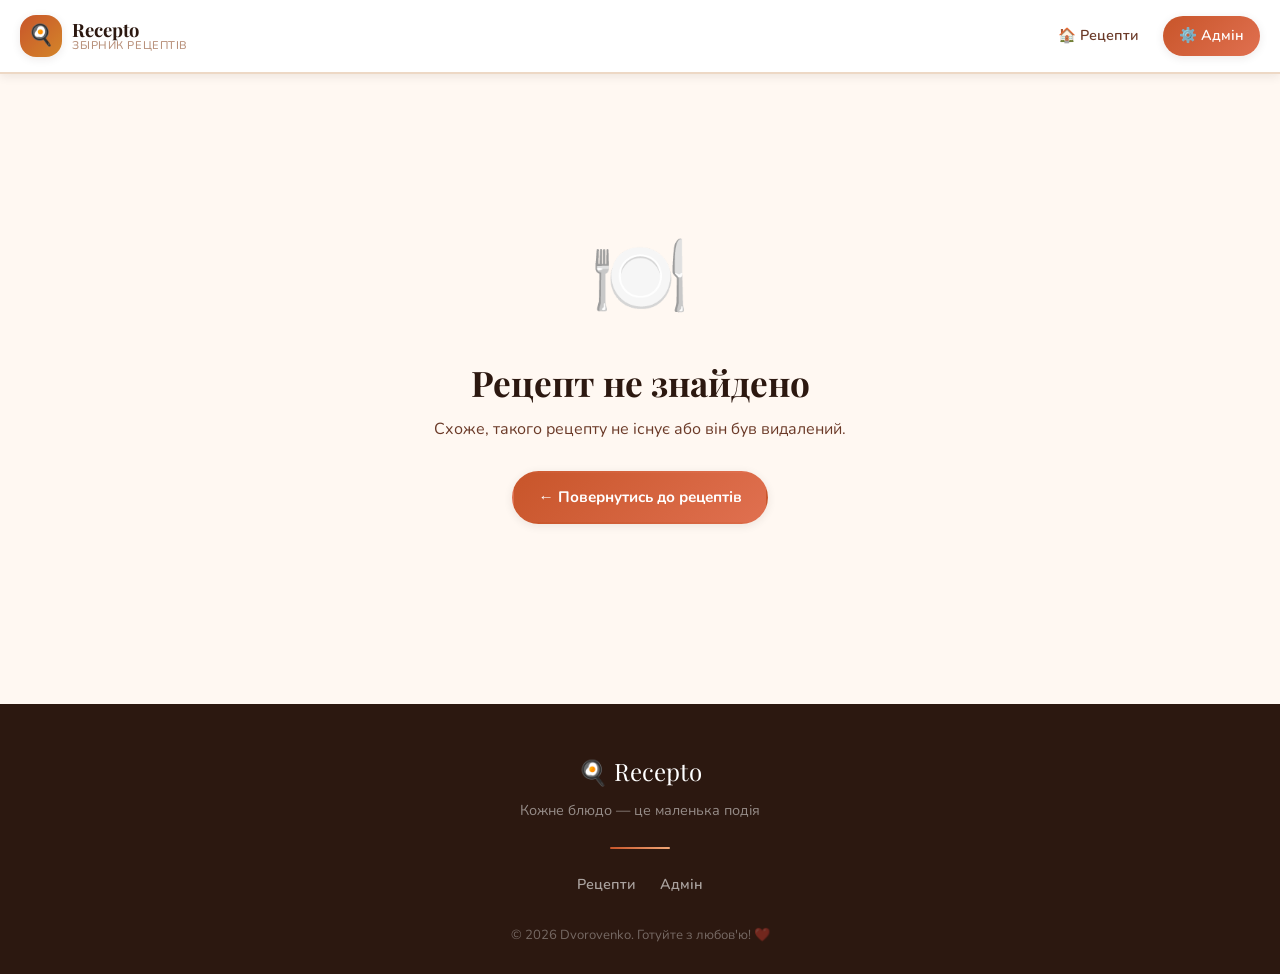
<file: recipe.html>
<!DOCTYPE html>
<html lang="uk">
<head>
  <meta charset="UTF-8" />
  <meta name="viewport" content="width=device-width, initial-scale=1.0" />
  <meta name="description" content="Детальний рецепт з інгредієнтами та покроковим приготуванням" />
  <title>Recepto</title>
  <link rel="stylesheet" href="styles.css" />
  <link rel="icon" href="data:image/svg+xml,<svg xmlns=%22http://www.w3.org/2000/svg%22 viewBox=%220 0 100 100%22><text y=%22.9em%22 font-size=%2290%22>🍳</text></svg>" />

  <style>
    /* свої стилі для сторінки рецептів */

    /* метаблко над заголовком */
    .recipe-meta-row {
      display: flex;
      align-items: center;
      gap: 10px;
      margin-bottom: 16px;
      flex-wrap: wrap;
    }

    /* блок зірок на сторінці рецепту */
    .detail-stars .star { font-size: 1.1rem; }

    /* розмітка рецепту в 2 колонки */
    .recipe-columns {
      display: grid;
      grid-template-columns: 340px 1fr;
      gap: 40px;
      margin-top: 40px;
    }

    @media (max-width: 768px) {
      .recipe-columns {
        grid-template-columns: 1fr;
        gap: 32px;
      }
    }

    /* закріпив блок інгредієнтів */
    .ingredients-sticky {
      position: sticky;
      top: 160px;
      align-self: flex-start;
    }

    @media (max-width: 768px) {
      .ingredients-sticky { position: static; }
    }

    /* заголовок секції */
    .section-box {
      background: var(--white);
      border-radius: var(--r-lg);
      border: 1px solid var(--cream-border);
      padding: 28px;
      box-shadow: var(--shadow-sm);
    }

    /* к-сть порцій */
    .servings-row {
      display: flex;
      align-items: center;
      gap: 12px;
      margin-bottom: 20px;
      padding-bottom: 16px;
      border-bottom: 1px solid var(--cream-border);
    }

    .servings-label {
      font-size: 0.85rem;
      font-weight: 700;
      color: var(--text-muted);
      text-transform: uppercase;
      letter-spacing: 0.05em;
    }

    .servings-count {
      font-family: var(--font-display);
      font-size: 1.1rem;
      font-weight: 700;
      color: var(--terracotta);
    }

    /* кнопка назад */
    .back-row {
      margin-bottom: 28px;
    }

    /* схожі рецепти */
    .related-section {
      padding: 60px 0;
      border-top: 2px solid var(--cream-border);
      margin-top: 60px;
    }

    .related-section h2 {
      text-align: center;
      margin-bottom: 32px;
      font-size: 1.8rem;
    }

    .related-grid {
      display: grid;
      grid-template-columns: repeat(auto-fill, minmax(260px, 1fr));
      gap: 24px;
    }

    /* плашка 404, сподіваюсь не знадобиться) */
    .not-found-wrap {
      text-align: center;
      padding: 100px 20px;
    }

    .not-found-wrap .empty-icon { font-size: 5rem; margin-bottom: 20px; }
    .not-found-wrap h2 { margin-bottom: 12px; }
    .not-found-wrap p  { margin-bottom: 28px; }

    .breadcrumb {
      display: flex;
      align-items: center;
      gap: 8px;
      font-size: 0.88rem;
      color: var(--text-muted);
      margin-bottom: 20px;
      flex-wrap: wrap;
    }

    .breadcrumb a {
      color: var(--terracotta);
      font-weight: 600;
      transition: var(--trans-fast);
    }

    .breadcrumb a:hover { text-decoration: underline; }
    .breadcrumb-sep { color: var(--cream-border); }

    /* друк рецепту, беру всю сторінку, шоб було коректне відображення */
    .btn-print {
      background: none;
      border: 2px solid var(--cream-border);
      color: var(--text-muted);
      border-radius: var(--r-full);
      padding: 8px 16px;
      font-size: 0.85rem;
      font-weight: 600;
      cursor: pointer;
      transition: var(--trans-fast);
    }

    .btn-print:hover {
      border-color: var(--sage);
      color: var(--sage);
    }

    /* лінія прогресу кроків */
    .steps-progress {
      width: 100%;
      height: 4px;
      background: var(--cream-border);
      border-radius: 2px;
      margin-bottom: 20px;
      overflow: hidden;
    }

    .steps-progress-bar {
      height: 100%;
      background: linear-gradient(to right, var(--terracotta), var(--peach));
      border-radius: 2px;
      transition: width 0.5s var(--ease);
    }

    /* прапор виконаного кроку */
    .step-item.done {
      border-color: var(--sage);
      background: rgba(90,122,60,0.04);
    }

    .step-item.done .step-number {
      background: linear-gradient(135deg, var(--sage), var(--sage-light));
    }

    .step-item.done .step-text {
      color: var(--text-muted);
    }
  </style>
</head>
<body>

<!-- ========================
     хедер
     ======================== -->
<header class="site-header">
  <div class="container header-inner">
    <a href="index.html" class="logo" aria-label="На головну">
      <div class="logo-icon">🍳</div>
      <div class="logo-text">
        <span class="logo-name">Recepto</span>
        <span class="logo-sub">Збірник рецептів</span>
      </div>
    </a>
    <nav class="site-nav" id="siteNav" aria-label="Головне меню">
      <a href="index.html" class="nav-link">🏠 Рецепти</a>
      <a href="admin.html" class="nav-link btn-admin">⚙️ Адмін</a>
    </nav>
    <button class="burger" id="burgerBtn" aria-label="Відкрити меню" aria-expanded="false">
      <span></span>
      <span></span>
      <span></span>
    </button>
  </div>
</header>

<!-- ========================
     блок з основним контентом
     ======================== -->
<main>
  <div class="recipe-detail-page" id="recipeDetailPage">
    <!-- вміст рендериться жава скріптом -->
    <div class="empty-state">
      <div class="empty-icon">⏳</div>
      <h3>Завантаження рецепту...</h3>
    </div>
  </div>
</main>

<!-- ========================
     футер
     ======================== -->
<footer class="site-footer">
  <div class="footer-logo">🍳 Recepto</div>
  <p class="footer-tagline">Кожне блюдо — це маленька подія</p>
  <div class="footer-divider"></div>
  <nav class="footer-nav" aria-label="Навігація у футері">
    <a href="index.html">Рецепти</a>
    <a href="admin.html">Адмін</a>
  </nav>
  <p class="footer-copy">© 2026 Dvorovenko. Готуйте з любов'ю! ❤️</p>
</footer>

<!-- ========================
     підключаємо жаву
     ======================== -->
<script src="script.js"></script>
<script>
  // ====================================
  //  блок логіки сторінки рецептів
  // ====================================

  /** поточна кількість виконаних кроків */
  let completedSteps = 0;
  let totalSteps = 0;

  /**
   * рендеринг деталей рецепту
   * він завантажує рецепт по айдішке з юрл параметра та відображає всі дані
   */
  function renderRecipeDetail() {
    const id = getUrlParam('id');
    const container = document.getElementById('recipeDetailPage');

    // перекидає
    if (!id) {
      renderNotFound(container);
      return;
    }

    const recipe = getRecipeById(id);

    // перекидаємо на 404 якшо не вказана айдішка
    if (!recipe) {
      renderNotFound(container);
      return;
    }

    // оновлення тайтл сторінки
    document.title = `${recipe.title} — Збірник рецептів`;

    totalSteps = recipe.steps.length;
    completedSteps = 0;

    // генерація хтмл інгредієнтів
    const ingredientsHtml = recipe.ingredients.map(ing => {
      if (ing.startsWith('---')) {
        // підзаголовок у переліку
        return `<div style="font-weight:700; color:var(--brown-mid); font-size:0.85rem; text-transform:uppercase; letter-spacing:0.05em; margin-top:12px; padding-top:12px; border-top:1px solid var(--cream-border)">${ing.replace(/---/g,'').trim()}</div>`;
      }
      return `
        <li class="ingredient-item">
          <span class="ingredient-dot"></span>
          <span>${escapeHtml(ing)}</span>
        </li>
      `;
    }).join('');

    // генерація хтмл кроків
    const stepsHtml = recipe.steps.map((step, i) => `
      <li class="step-item" 
          id="step-${i}"
          onclick="toggleStep(${i})"
          style="cursor:pointer"
          title="Натисніть, щоб відмітити виконаним"
          role="checkbox"
          aria-checked="false"
          tabindex="0"
          onkeydown="if(event.key==='Enter'||event.key===' ') toggleStep(${i})">
        <div class="step-number">${i + 1}</div>
        <p class="step-text">${escapeHtml(step)}</p>
      </li>
    `).join('');

    // зв'язані рецепти (та ж категорія, без поточного)
    const relatedRecipes = getRecipes()
      .filter(r => r.id !== id && r.category === recipe.category)
      .slice(0, 3);

    const relatedHtml = relatedRecipes.length > 0
      ? `
        <section class="related-section">
          <div class="container">
            <h2>Схожі рецепти</h2>
            <div class="related-grid">
              ${relatedRecipes.map(r => renderRecipeCard(r)).join('')}
            </div>
          </div>
        </section>
      `
      : '';

    // складність текстовий опис
    const difficultyLabels = ['', 'Дуже просто', 'Легко', 'Середньо', 'Складно', 'Майстер'];

    // рендер усього вмісту
    container.innerHTML = `
      <!-- Хлібні крихти -->
      <nav class="breadcrumb" aria-label="Навігація за крихтами хліба">
        <a href="index.html">🏠 Рецепти</a>
        <span class="breadcrumb-sep">›</span>
        <a href="index.html?category=${encodeURIComponent(recipe.category)}">${escapeHtml(recipe.category)}</a>
        <span class="breadcrumb-sep">›</span>
        <span>${escapeHtml(recipe.title)}</span>
      </nav>

      <!-- Кнопки навігації -->
      <div class="back-row" style="display:flex; gap:12px; align-items:center; flex-wrap:wrap">
        <button class="btn-back" onclick="history.back()" aria-label="Повернутися назад">
          ← Назад
        </button>
        <button class="btn-print" onclick="window.print()" aria-label="Надрукувати рецепт">
          🖨️ Друк
        </button>
      </div>

      <!-- Велике фото -->
      <img
        class="recipe-hero-image animate-fade-in"
        src="${escapeHtml(recipe.image)}"
        alt="${escapeHtml(recipe.title)}"
        onerror="this.src='https://images.unsplash.com/photo-1495521821757-a1efb6729352?w=900&fit=crop'"
      />

      <!-- Мета-дані рецепту -->
      <div class="recipe-detail-meta">
        <div class="meta-badge category">
          🗂️ ${escapeHtml(recipe.category)}
        </div>
        <div class="meta-badge time">
          ⏱ ${formatTime(recipe.time)}
        </div>
        <div class="meta-badge" style="gap:6px">
          <span style="font-size:0.8rem; color:var(--text-muted)">Складність:</span>
          <span class="detail-stars">${renderStars(recipe.difficulty)}</span>
          <span style="font-size:0.85rem; color:var(--gold); font-weight:700">${difficultyLabels[recipe.difficulty]}</span>
        </div>
      </div>

      <!-- Заголовок та опис -->
      <h1 class="recipe-detail-title animate-fade-up">${escapeHtml(recipe.title)}</h1>
      <p class="recipe-detail-desc">${escapeHtml(recipe.description)}</p>

      <!-- Основний контент: інгредієнти + кроки -->
      <div class="recipe-columns">

        <!-- ЛІВА КОЛОНКА: Інгредієнти (прикріплена) -->
        <div class="ingredients-sticky">
          <div class="section-box">
            <h2 class="recipe-section-title">🛒 Інгредієнти</h2>
            <div class="servings-row">
              <span class="servings-label">Порцій:</span>
              <span class="servings-count">4 особи</span>
            </div>
            <ul class="ingredients-list">
              ${ingredientsHtml}
            </ul>
          </div>
        </div>

        <!-- ПРАВА КОЛОНКА: Кроки приготування -->
        <div>
          <div class="section-box">
            <div style="display:flex; align-items:center; justify-content:space-between; margin-bottom:16px">
              <h2 class="recipe-section-title mb-0">👨‍🍳 Приготування</h2>
              <span id="progressText" style="font-size:0.85rem; color:var(--text-muted); font-weight:700; white-space:nowrap">
                0 / ${totalSteps} кроків
              </span>
            </div>

            <!-- Прогрес виконання -->
            <div class="steps-progress" aria-hidden="true">
              <div class="steps-progress-bar" id="progressBar" style="width:0%"></div>
            </div>

            <p style="font-size:0.82rem; color:var(--text-muted); margin-bottom:20px">
              💡 Натисніть на крок, щоб відмітити виконаним
            </p>

            <ol class="steps-list">
              ${stepsHtml}
            </ol>
          </div>
        </div>

      </div>
    `;

    // тут вставляю схожі рецепти після контейнера
    if (relatedHtml) {
      container.insertAdjacentHTML('afterend', relatedHtml);
    }
  }

  /**
   * відображення сторінки 404 (рецепт не знайдено)
   * @param {HTMLElement} container контейнер для рендеру
   */
  function renderNotFound(container) {
    document.title = 'Рецепт не знайдено — Збірник рецептів';
    container.innerHTML = `
      <div class="not-found-wrap animate-fade-in">
        <div class="empty-icon">🍽️</div>
        <h2>Рецепт не знайдено</h2>
        <p>Схоже, такого рецепту не існує або він був видалений.</p>
        <a href="index.html" class="btn btn-primary">← Повернутись до рецептів</a>
      </div>
    `;
  }

  function toggleStep(index) {
    const stepEl = document.getElementById(`step-${index}`);
    if (!stepEl) return;

    const isDone = stepEl.classList.toggle('done');
    stepEl.setAttribute('aria-checked', isDone.toString());

    // оновлюємо лічильник виконаних кроків
    completedSteps = document.querySelectorAll('.step-item.done').length;
    updateProgress();
  }

  /**
   * оновлюємо прогрес бар та лічильник кроків
   */
  function updateProgress() {
    const bar = document.getElementById('progressBar');
    const text = document.getElementById('progressText');
    if (!bar || !text) return;

    const percent = totalSteps > 0 ? (completedSteps / totalSteps) * 100 : 0;
    bar.style.width = percent + '%';
    text.textContent = `${completedSteps} / ${totalSteps} кроків`;

    // якшо все гуд заповнили, то виводимо позитивне повідомлення
    if (completedSteps === totalSteps && totalSteps > 0) {
      showToast('🎉 Вітаємо! Рецепт виконано! Смачного!', 'success', 4000);
    }
  }

  // ====================================
  //  ініціалізація
  // ====================================
  document.addEventListener('DOMContentLoaded', () => {
    renderRecipeDetail();
  });
</script>

</body>
</html>
</file>
<file: styles.css>
/* класний шріфт гугл фонтс --- */
@import url('https://fonts.googleapis.com/css2?family=Playfair+Display:ital,wght@0,400;0,600;0,700;1,400;1,600&family=Nunito:wght@300;400;500;600;700;800&display=swap');

:root {
  /* тут закинув більш пастельні кольори */
  --cream:          #FFF8F2;
  --cream-dark:     #F5EDE0;
  --cream-border:   #EDD8C5;
  --terracotta:     #C8552A;
  --terracotta-lt:  #E07050;
  --terracotta-dk:  #A03E1C;
  --peach:          #F2A878;
  --gold:           #D4862A;
  --sage:           #5A7A3C;
  --sage-light:     #78A055;
  --brown-dark:     #2C1810;
  --brown-mid:      #6B3A28;
  --brown-light:    #9B6248;
  --text-muted:     #B8907A;
  --white:          #FFFFFF;
  --shadow-color:   rgba(44, 24, 16, 0.1);
  --overlay:        rgba(44, 24, 16, 0.5);

  /* додав трохи тіней, щоб згладити кольори */
  --shadow-xs: 0 1px 4px rgba(44,24,16,0.06);
  --shadow-sm: 0 2px 10px rgba(44,24,16,0.09);
  --shadow-md: 0 6px 24px rgba(44,24,16,0.13);
  --shadow-lg: 0 12px 48px rgba(44,24,16,0.18);
  --shadow-xl: 0 20px 72px rgba(44,24,16,0.22);

  /* радіуси для пропорцій */
  --r-xs:  6px;
  --r-sm:  10px;
  --r-md:  16px;
  --r-lg:  24px;
  --r-xl:  36px;
  --r-full: 9999px;

  /* ще шрифти */
  --font-display: 'Playfair Display', Georgia, serif;
  --font-body:    'Nunito', 'Segoe UI', sans-serif;

  /* смуз переходи */
  --ease:    cubic-bezier(0.4, 0, 0.2, 1);
  --trans:   all 0.3s cubic-bezier(0.4, 0, 0.2, 1);
  --trans-fast: all 0.15s cubic-bezier(0.4, 0, 0.2, 1);
}

*, *::before, *::after {
  box-sizing: border-box;
  margin: 0;
  padding: 0;
}

html {
  scroll-behavior: smooth;
  font-size: 16px;
}

body {
  font-family: var(--font-body);
  background-color: var(--cream);
  color: var(--brown-dark);
  line-height: 1.6;
  min-height: 100vh;
  -webkit-font-smoothing: antialiased;
}

img {
  max-width: 100%;
  display: block;
}

a {
  text-decoration: none;
  color: inherit;
}

ul, ol {
  list-style: none;
}

button, input, textarea, select {
  font-family: var(--font-body);
  outline: none;
  border: none;
}

/* типографіка */
h1, h2, h3, h4 {
  font-family: var(--font-display);
  font-weight: 700;
  line-height: 1.2;
  color: var(--brown-dark);
}

h1 { font-size: clamp(1.8rem, 4vw, 3rem); }
h2 { font-size: clamp(1.4rem, 3vw, 2.2rem); }
h3 { font-size: clamp(1.1rem, 2vw, 1.5rem); }
h4 { font-size: 1.1rem; }

p { color: var(--brown-mid); line-height: 1.7; }

/* утілітки */
.container {
  max-width: 1280px;
  margin: 0 auto;
  padding: 0 20px;
}

.visually-hidden {
  position: absolute;
  width: 1px;
  height: 1px;
  overflow: hidden;
  clip: rect(0 0 0 0);
}

/* хед і навігація */
.site-header {
  background: var(--white);
  border-bottom: 2px solid var(--cream-border);
  position: sticky;
  top: 0;
  z-index: 100;
  box-shadow: var(--shadow-sm);
}

.header-inner {
  display: flex;
  align-items: center;
  justify-content: space-between;
  height: 72px;
  gap: 20px;
}

/* логотипчик */
.logo {
  display: flex;
  align-items: center;
  gap: 10px;
  flex-shrink: 0;
}

.logo-icon {
  width: 42px;
  height: 42px;
  background: linear-gradient(135deg, var(--terracotta), var(--gold));
  border-radius: var(--r-md);
  display: flex;
  align-items: center;
  justify-content: center;
  font-size: 1.3rem;
  box-shadow: var(--shadow-sm);
  transition: var(--trans);
}

.logo:hover .logo-icon {
  transform: rotate(-5deg) scale(1.05);
}

.logo-text {
  display: flex;
  flex-direction: column;
  line-height: 1;
}

.logo-name {
  font-family: var(--font-display);
  font-size: 1.15rem;
  font-weight: 700;
  color: var(--brown-dark);
}

.logo-sub {
  font-size: 0.7rem;
  color: var(--text-muted);
  font-weight: 500;
  letter-spacing: 0.05em;
  text-transform: uppercase;
}

/* навігація */
.site-nav {
  display: flex;
  align-items: center;
  gap: 8px;
}

.nav-link {
  padding: 8px 16px;
  border-radius: var(--r-full);
  font-weight: 600;
  font-size: 0.9rem;
  color: var(--brown-mid);
  transition: var(--trans);
  white-space: nowrap;
}

.nav-link:hover {
  background: var(--cream-dark);
  color: var(--terracotta);
}

.nav-link.active {
  background: var(--cream-dark);
  color: var(--terracotta);
}

.nav-link.btn-admin {
  background: linear-gradient(135deg, var(--terracotta), var(--terracotta-lt));
  color: white;
  box-shadow: var(--shadow-sm);
}

.nav-link.btn-admin:hover {
  background: linear-gradient(135deg, var(--terracotta-dk), var(--terracotta));
  transform: translateY(-1px);
  box-shadow: var(--shadow-md);
}

/* бугрер для мобільних */
.burger {
  display: none;
  flex-direction: column;
  gap: 5px;
  cursor: pointer;
  padding: 6px;
  background: none;
  border: none;
}

.burger span {
  display: block;
  width: 24px;
  height: 2px;
  background: var(--brown-mid);
  border-radius: 2px;
  transition: var(--trans);
}

/* заголовок */
.page-hero {
  background: linear-gradient(135deg, var(--brown-dark) 0%, var(--brown-mid) 50%, var(--terracotta-dk) 100%);
  padding: 60px 20px;
  text-align: center;
  position: relative;
  overflow: hidden;
}

.page-hero::before {
  content: '';
  position: absolute;
  inset: 0;
  background: url("data:image/svg+xml,%3Csvg width='60' height='60' viewBox='0 0 60 60' xmlns='http://www.w3.org/2000/svg'%3E%3Cg fill='none' fill-rule='evenodd'%3E%3Cg fill='%23ffffff' fill-opacity='0.04'%3E%3Ccircle cx='30' cy='30' r='4'/%3E%3C/g%3E%3C/g%3E%3C/svg%3E");
}

.page-hero .container { position: relative; }

.page-hero h1 {
  color: var(--white);
  margin-bottom: 12px;
}

.page-hero p {
  color: rgba(255,255,255,0.75);
  font-size: 1.05rem;
  max-width: 600px;
  margin: 0 auto;
}

/* тут стиль для пошука і фільтров */
.search-filter-bar {
  background: var(--white);
  border-bottom: 1px solid var(--cream-border);
  padding: 20px 0;
  position: sticky;
  top: 72px;
  z-index: 90;
  box-shadow: var(--shadow-xs);
}

.search-row {
  display: flex;
  gap: 12px;
  margin-bottom: 14px;
}

.search-input-wrap {
  flex: 1;
  position: relative;
}

.search-icon {
  position: absolute;
  left: 14px;
  top: 50%;
  transform: translateY(-50%);
  color: var(--text-muted);
  font-size: 1rem;
  pointer-events: none;
}

.search-input {
  width: 100%;
  padding: 12px 14px 12px 42px;
  border: 2px solid var(--cream-border);
  border-radius: var(--r-full);
  background: var(--cream);
  font-size: 0.95rem;
  color: var(--brown-dark);
  transition: var(--trans);
}

.search-input:focus {
  border-color: var(--terracotta);
  background: var(--white);
  box-shadow: 0 0 0 3px rgba(200,85,42,0.1);
}

.search-input::placeholder { color: var(--text-muted); }

.filter-row {
  display: flex;
  flex-wrap: wrap;
  gap: 10px;
  align-items: center;
}

.filter-label {
  font-size: 0.8rem;
  font-weight: 700;
  color: var(--text-muted);
  text-transform: uppercase;
  letter-spacing: 0.05em;
  white-space: nowrap;
}

.filter-select {
  padding: 8px 32px 8px 14px;
  border: 2px solid var(--cream-border);
  border-radius: var(--r-full);
  background: var(--cream);
  font-size: 0.88rem;
  font-weight: 600;
  color: var(--brown-mid);
  cursor: pointer;
  transition: var(--trans);
  appearance: none;
  background-image: url("data:image/svg+xml,%3Csvg xmlns='http://www.w3.org/2000/svg' width='12' height='8' viewBox='0 0 12 8'%3E%3Cpath fill='%238B5E52' d='M1 1l5 5 5-5'/%3E%3C/svg%3E");
  background-repeat: no-repeat;
  background-position: right 12px center;
}

.filter-select:focus {
  border-color: var(--terracotta);
  background-color: var(--white);
}

.btn-reset-filters {
  padding: 8px 16px;
  border-radius: var(--r-full);
  border: 2px solid var(--cream-border);
  background: transparent;
  font-size: 0.85rem;
  font-weight: 600;
  color: var(--text-muted);
  cursor: pointer;
  transition: var(--trans);
  white-space: nowrap;
}

.btn-reset-filters:hover {
  border-color: var(--terracotta);
  color: var(--terracotta);
  background: rgba(200,85,42,0.05);
}

.results-count {
  font-size: 0.85rem;
  color: var(--text-muted);
  font-weight: 600;
  margin-left: auto;
}

/* сітка рецептів, для коректного відображення */
.recipes-section {
  padding: 40px 0 60px;
}

.recipes-grid {
  display: grid;
  grid-template-columns: repeat(auto-fill, minmax(300px, 1fr));
  gap: 28px;
}

/* карточка рецептів */
.recipe-card {
  background: var(--white);
  border-radius: var(--r-lg);
  overflow: hidden;
  box-shadow: var(--shadow-sm);
  transition: var(--trans);
  cursor: pointer;
  position: relative;
  border: 1px solid var(--cream-border);
}

.recipe-card:hover {
  transform: translateY(-6px);
  box-shadow: var(--shadow-lg);
  border-color: var(--peach);
}

.card-image-wrap {
  position: relative;
  overflow: hidden;
  height: 220px;
}

.card-image-wrap img {
  width: 100%;
  height: 100%;
  object-fit: cover;
  transition: transform 0.5s var(--ease);
}

.recipe-card:hover .card-image-wrap img {
  transform: scale(1.07);
}

.card-category {
  position: absolute;
  top: 12px;
  left: 12px;
  background: var(--white);
  color: var(--terracotta);
  font-size: 0.78rem;
  font-weight: 700;
  padding: 5px 12px;
  border-radius: var(--r-full);
  letter-spacing: 0.03em;
  text-transform: uppercase;
  box-shadow: var(--shadow-sm);
}

.card-time-badge {
  position: absolute;
  top: 12px;
  right: 12px;
  background: rgba(44,24,16,0.75);
  color: var(--white);
  font-size: 0.8rem;
  font-weight: 700;
  padding: 5px 10px;
  border-radius: var(--r-full);
  display: flex;
  align-items: center;
  gap: 4px;
  backdrop-filter: blur(4px);
}

.card-body {
  padding: 20px;
}

.card-title {
  font-family: var(--font-display);
  font-size: 1.2rem;
  font-weight: 700;
  color: var(--brown-dark);
  margin-bottom: 8px;
  line-height: 1.3;
  display: -webkit-box;
  -webkit-line-clamp: 2;
  -webkit-box-orient: vertical;
  overflow: hidden;
}

.card-desc {
  font-size: 0.88rem;
  color: var(--brown-light);
  line-height: 1.5;
  margin-bottom: 16px;
  display: -webkit-box;
  -webkit-line-clamp: 2;
  -webkit-box-orient: vertical;
  overflow: hidden;
}

.card-footer {
  display: flex;
  align-items: center;
  justify-content: space-between;
  padding-top: 14px;
  border-top: 1px solid var(--cream-border);
}

.stars {
  display: flex;
  gap: 2px;
}

.star {
  font-size: 0.9rem;
  color: var(--cream-border);
  transition: var(--trans-fast);
}

.star.filled {
  color: var(--gold);
}

.card-time-text {
  font-size: 0.82rem;
  color: var(--text-muted);
  font-weight: 600;
  display: flex;
  align-items: center;
  gap: 4px;
}

/* пуста сітка, щоб не з'їжджали рецепти */
.empty-state {
  grid-column: 1 / -1;
  text-align: center;
  padding: 80px 20px;
}

.empty-state .empty-icon {
  font-size: 4rem;
  margin-bottom: 16px;
  opacity: 0.5;
}

.empty-state h3 {
  margin-bottom: 8px;
  color: var(--brown-mid);
}

.empty-state p {
  font-size: 0.95rem;
}

/* пейдж рецепта */
.recipe-detail-page {
  max-width: 900px;
  margin: 0 auto;
  padding: 40px 20px 80px;
}

.btn-back {
  display: inline-flex;
  align-items: center;
  gap: 8px;
  padding: 10px 20px;
  border-radius: var(--r-full);
  background: var(--white);
  border: 2px solid var(--cream-border);
  color: var(--brown-mid);
  font-weight: 700;
  font-size: 0.9rem;
  cursor: pointer;
  transition: var(--trans);
  margin-bottom: 32px;
}

.btn-back:hover {
  border-color: var(--terracotta);
  color: var(--terracotta);
  transform: translateX(-3px);
}

.recipe-hero-image {
  width: 100%;
  height: 420px;
  object-fit: cover;
  border-radius: var(--r-xl);
  box-shadow: var(--shadow-lg);
  margin-bottom: 36px;
}

.recipe-detail-meta {
  display: flex;
  flex-wrap: wrap;
  gap: 12px;
  margin-bottom: 32px;
}

.meta-badge {
  display: flex;
  align-items: center;
  gap: 8px;
  padding: 10px 18px;
  border-radius: var(--r-full);
  background: var(--white);
  border: 2px solid var(--cream-border);
  font-size: 0.9rem;
  font-weight: 700;
  color: var(--brown-mid);
  box-shadow: var(--shadow-xs);
}

.meta-badge.category { color: var(--terracotta); border-color: rgba(200,85,42,0.3); background: rgba(200,85,42,0.05); }
.meta-badge.time     { color: var(--sage); border-color: rgba(90,122,60,0.3); background: rgba(90,122,60,0.05); }

.recipe-detail-title {
  font-family: var(--font-display);
  font-size: clamp(1.8rem, 4vw, 2.8rem);
  font-weight: 700;
  color: var(--brown-dark);
  line-height: 1.2;
  margin-bottom: 16px;
}

.recipe-detail-desc {
  font-size: 1.1rem;
  color: var(--brown-mid);
  line-height: 1.7;
  margin-bottom: 40px;
  padding-bottom: 40px;
  border-bottom: 2px solid var(--cream-border);
}

.recipe-content {
  display: grid;
  grid-template-columns: 1fr 1fr;
  gap: 40px;
}

@media (max-width: 640px) {
  .recipe-content { grid-template-columns: 1fr; }
}

.recipe-section-title {
  font-family: var(--font-display);
  font-size: 1.4rem;
  font-weight: 700;
  color: var(--brown-dark);
  margin-bottom: 20px;
  display: flex;
  align-items: center;
  gap: 10px;
}

.recipe-section-title::after {
  content: '';
  flex: 1;
  height: 2px;
  background: linear-gradient(to right, var(--cream-border), transparent);
}

/* списочок інгредієнтів */
.ingredients-list {
  display: flex;
  flex-direction: column;
  gap: 10px;
}

.ingredient-item {
  display: flex;
  align-items: center;
  gap: 12px;
  padding: 12px 16px;
  background: var(--white);
  border-radius: var(--r-md);
  border: 1px solid var(--cream-border);
  font-size: 0.95rem;
  color: var(--brown-mid);
  transition: var(--trans-fast);
}

.ingredient-item:hover {
  border-color: var(--peach);
  background: rgba(242,168,120,0.05);
}

.ingredient-dot {
  width: 8px;
  height: 8px;
  border-radius: 50%;
  background: linear-gradient(135deg, var(--terracotta), var(--peach));
  flex-shrink: 0;
}

/* покроково рецепт */  
.steps-list {
  display: flex;
  flex-direction: column;
  gap: 16px;
}

.step-item {
  display: flex;
  gap: 16px;
  padding: 16px;
  background: var(--white);
  border-radius: var(--r-md);
  border: 1px solid var(--cream-border);
  transition: var(--trans-fast);
}

.step-item:hover {
  border-color: var(--peach);
  box-shadow: var(--shadow-xs);
}

.step-number {
  width: 32px;
  height: 32px;
  border-radius: 50%;
  background: linear-gradient(135deg, var(--terracotta), var(--terracotta-lt));
  color: var(--white);
  font-weight: 800;
  font-size: 0.9rem;
  display: flex;
  align-items: center;
  justify-content: center;
  flex-shrink: 0;
}

.step-text {
  font-size: 0.95rem;
  color: var(--brown-mid);
  line-height: 1.6;
  padding-top: 4px;
}

/* зробимо більш гарну адмін панель */
.admin-page {
  min-height: 100vh;
  background: var(--cream);
}

/* вхід в адмінку */
.admin-login-wrap {
  display: flex;
  align-items: center;
  justify-content: center;
  min-height: calc(100vh - 72px);
  padding: 40px 20px;
}

.admin-login-card {
  background: var(--white);
  border-radius: var(--r-xl);
  padding: 48px 40px;
  width: 100%;
  max-width: 420px;
  box-shadow: var(--shadow-lg);
  border: 1px solid var(--cream-border);
  text-align: center;
}

.admin-login-icon {
  font-size: 3rem;
  margin-bottom: 20px;
}

.admin-login-card h2 {
  margin-bottom: 8px;
}

.admin-login-card p {
  margin-bottom: 28px;
  font-size: 0.95rem;
}

/* дашборд адмінки */
.admin-dashboard {
  padding: 40px 0 80px;
}

.admin-header-bar {
  display: flex;
  align-items: center;
  justify-content: space-between;
  flex-wrap: wrap;
  gap: 16px;
  margin-bottom: 32px;
}

.admin-header-bar h2 {
  font-size: 1.6rem;
}

/* таблиця рецептів */
.admin-table-wrap {
  background: var(--white);
  border-radius: var(--r-lg);
  box-shadow: var(--shadow-sm);
  border: 1px solid var(--cream-border);
  overflow: hidden;
  margin-bottom: 32px;
}

.admin-table {
  width: 100%;
  border-collapse: collapse;
}

.admin-table thead {
  background: linear-gradient(135deg, var(--brown-dark), var(--brown-mid));
}

.admin-table th {
  padding: 16px 20px;
  text-align: left;
  font-family: var(--font-body);
  font-size: 0.8rem;
  font-weight: 700;
  text-transform: uppercase;
  letter-spacing: 0.06em;
  color: rgba(255,255,255,0.8);
  white-space: nowrap;
}

.admin-table tbody tr {
  border-bottom: 1px solid var(--cream-border);
  transition: var(--trans-fast);
}

.admin-table tbody tr:last-child {
  border-bottom: none;
}

.admin-table tbody tr:hover {
  background: var(--cream);
}

.admin-table td {
  padding: 14px 20px;
  font-size: 0.9rem;
  color: var(--brown-mid);
  vertical-align: middle;
}

.admin-table td:first-child {
  font-weight: 700;
  color: var(--brown-dark);
}

.admin-thumb {
  width: 56px;
  height: 42px;
  object-fit: cover;
  border-radius: var(--r-sm);
}

.admin-actions {
  display: flex;
  gap: 8px;
}

/* блок з кнопками */
.btn {
  display: inline-flex;
  align-items: center;
  justify-content: center;
  gap: 8px;
  padding: 12px 24px;
  border-radius: var(--r-full);
  font-family: var(--font-body);
  font-size: 0.95rem;
  font-weight: 700;
  cursor: pointer;
  transition: var(--trans);
  border: 2px solid transparent;
  white-space: nowrap;
}

.btn-primary {
  background: linear-gradient(135deg, var(--terracotta), var(--terracotta-lt));
  color: var(--white);
  box-shadow: var(--shadow-sm);
}

.btn-primary:hover {
  background: linear-gradient(135deg, var(--terracotta-dk), var(--terracotta));
  transform: translateY(-2px);
  box-shadow: var(--shadow-md);
}

.btn-primary:active {
  transform: translateY(0);
}

.btn-secondary {
  background: var(--white);
  color: var(--terracotta);
  border-color: var(--terracotta);
}

.btn-secondary:hover {
  background: rgba(200,85,42,0.06);
  transform: translateY(-1px);
}

.btn-success {
  background: linear-gradient(135deg, var(--sage), var(--sage-light));
  color: var(--white);
}

.btn-success:hover {
  opacity: 0.9;
  transform: translateY(-1px);
}

.btn-danger {
  background: #e74c3c;
  color: var(--white);
  border: none;
}

.btn-danger:hover {
  background: #c0392b;
  transform: translateY(-1px);
}

.btn-sm {
  padding: 7px 14px;
  font-size: 0.82rem;
}

.btn-warning {
  background: #f39c12;
  color: white;
  border: none;
}

.btn-warning:hover {
  background: #d68910;
  transform: translateY(-1px);
}

/* форми */
.form-group {
  margin-bottom: 22px;
}

.form-label {
  display: block;
  font-size: 0.88rem;
  font-weight: 700;
  color: var(--brown-mid);
  margin-bottom: 8px;
  letter-spacing: 0.02em;
}

.form-input,
.form-textarea,
.form-select {
  width: 100%;
  padding: 12px 16px;
  border: 2px solid var(--cream-border);
  border-radius: var(--r-md);
  background: var(--cream);
  font-family: var(--font-body);
  font-size: 0.95rem;
  color: var(--brown-dark);
  transition: var(--trans);
}

.form-input:focus,
.form-textarea:focus,
.form-select:focus {
  border-color: var(--terracotta);
  background: var(--white);
  box-shadow: 0 0 0 4px rgba(200,85,42,0.08);
}

.form-input::placeholder,
.form-textarea::placeholder {
  color: var(--text-muted);
}

.form-textarea {
  min-height: 100px;
  resize: vertical;
  line-height: 1.6;
}

.form-row {
  display: grid;
  grid-template-columns: 1fr 1fr;
  gap: 16px;
}

@media (max-width: 480px) {
  .form-row { grid-template-columns: 1fr; }
}

/* рейтинг зірок у формі */
.stars-input {
  display: flex;
  gap: 6px;
}

.star-btn {
  font-size: 1.5rem;
  cursor: pointer;
  background: none;
  border: none;
  color: var(--cream-border);
  transition: var(--trans-fast);
  padding: 2px;
  line-height: 1;
}

.star-btn.selected,
.star-btn:hover {
  color: var(--gold);
  transform: scale(1.15);
}

/* поле для списку інгредієнти/кроки */
.dynamic-list {
  display: flex;
  flex-direction: column;
  gap: 10px;
}

.dynamic-list-item {
  display: flex;
  align-items: center;
  gap: 8px;
}

.dynamic-list-item input,
.dynamic-list-item textarea {
  flex: 1;
}

.btn-remove-item {
  width: 32px;
  height: 32px;
  border-radius: 50%;
  background: rgba(231,76,60,0.1);
  color: #e74c3c;
  border: none;
  cursor: pointer;
  font-size: 1.1rem;
  display: flex;
  align-items: center;
  justify-content: center;
  flex-shrink: 0;
  transition: var(--trans-fast);
}

.btn-remove-item:hover {
  background: #e74c3c;
  color: white;
}

.btn-add-item {
  align-self: flex-start;
  padding: 8px 16px;
  border-radius: var(--r-full);
  background: rgba(90,122,60,0.1);
  color: var(--sage);
  border: 2px solid rgba(90,122,60,0.3);
  font-size: 0.85rem;
  font-weight: 700;
  cursor: pointer;
  transition: var(--trans-fast);
  margin-top: 4px;
}

.btn-add-item:hover {
  background: var(--sage);
  color: white;
  border-color: var(--sage);
}

/* Помилка форми */
.form-error {
  color: #e74c3c;
  font-size: 0.82rem;
  margin-top: 5px;
  display: flex;
  align-items: center;
  gap: 4px;
}

/* модальне вікно */
.modal-overlay {
  position: fixed;
  inset: 0;
  background: var(--overlay);
  z-index: 1000;
  display: flex;
  align-items: flex-start;
  justify-content: center;
  padding: 20px;
  overflow-y: auto;
  opacity: 0;
  visibility: hidden;
  transition: var(--trans);
}

.modal-overlay.open {
  opacity: 1;
  visibility: visible;
}

.modal {
  background: var(--white);
  border-radius: var(--r-xl);
  width: 100%;
  max-width: 700px;
  box-shadow: var(--shadow-xl);
  transform: translateY(-20px) scale(0.97);
  transition: var(--trans);
  margin: auto;
}

.modal-overlay.open .modal {
  transform: translateY(0) scale(1);
}

.modal-header {
  display: flex;
  align-items: center;
  justify-content: space-between;
  padding: 24px 28px;
  border-bottom: 2px solid var(--cream-border);
}

.modal-header h3 {
  font-size: 1.3rem;
}

.modal-close {
  width: 36px;
  height: 36px;
  border-radius: 50%;
  background: var(--cream-dark);
  border: none;
  cursor: pointer;
  font-size: 1.1rem;
  color: var(--brown-mid);
  display: flex;
  align-items: center;
  justify-content: center;
  transition: var(--trans-fast);
  flex-shrink: 0;
}

.modal-close:hover {
  background: #e74c3c;
  color: white;
}

.modal-body {
  padding: 28px;
  max-height: 70vh;
  overflow-y: auto;
}

.modal-footer {
  padding: 20px 28px;
  border-top: 2px solid var(--cream-border);
  display: flex;
  gap: 12px;
  justify-content: flex-end;
}

/* тоаст повідомлення */
.toast-container {
  position: fixed;
  bottom: 24px;
  right: 24px;
  z-index: 9999;
  display: flex;
  flex-direction: column;
  gap: 10px;
}

.toast {
  padding: 14px 20px;
  border-radius: var(--r-md);
  font-size: 0.9rem;
  font-weight: 600;
  color: white;
  box-shadow: var(--shadow-lg);
  display: flex;
  align-items: center;
  gap: 10px;
  animation: toastIn 0.4s var(--ease) forwards;
  max-width: 320px;
}

.toast.success { background: var(--sage); }
.toast.error   { background: #e74c3c; }
.toast.info    { background: var(--terracotta); }

@keyframes toastIn {
  from { opacity: 0; transform: translateX(20px); }
  to   { opacity: 1; transform: translateX(0); }
}

@keyframes toastOut {
  from { opacity: 1; transform: translateX(0); }
  to   { opacity: 0; transform: translateX(20px); }
}

/* футер (не забудь додати якісь пасхалки) */
.site-footer {
  background: var(--brown-dark);
  color: rgba(255,255,255,0.7);
  padding: 48px 20px 28px;
  text-align: center;
}

.footer-logo {
  font-family: var(--font-display);
  font-size: 1.5rem;
  color: var(--white);
  margin-bottom: 8px;
}

.footer-tagline {
  font-size: 0.9rem;
  margin-bottom: 24px;
  color: rgba(255,255,255,0.5);
}

.footer-nav {
  display: flex;
  justify-content: center;
  gap: 24px;
  margin-bottom: 28px;
  flex-wrap: wrap;
}

.footer-nav a {
  color: rgba(255,255,255,0.6);
  font-size: 0.9rem;
  font-weight: 600;
  transition: var(--trans-fast);
}

.footer-nav a:hover { color: var(--peach); }

.footer-divider {
  width: 60px;
  height: 2px;
  background: linear-gradient(to right, var(--terracotta), var(--peach));
  margin: 0 auto 24px;
  border-radius: 2px;
}

.footer-copy {
  font-size: 0.82rem;
  color: rgba(255,255,255,0.35);
}

/* анімки на завантаження */
@keyframes fadeInUp {
  from { opacity: 0; transform: translateY(24px); }
  to   { opacity: 1; transform: translateY(0); }
}

@keyframes fadeIn {
  from { opacity: 0; }
  to   { opacity: 1; }
}

@keyframes shimmer {
  0%   { background-position: -400px 0; }
  100% { background-position: 400px 0; }
}

.animate-fade-in {
  animation: fadeIn 0.4s var(--ease) forwards;
}

.animate-fade-up {
  animation: fadeInUp 0.5s var(--ease) both;
}

/* скелетон карточки */
.skeleton {
  background: linear-gradient(90deg, var(--cream-dark) 25%, var(--cream-border) 50%, var(--cream-dark) 75%);
  background-size: 400px 100%;
  animation: shimmer 1.2s infinite;
  border-radius: var(--r-sm);
}

/* адаптація під мобілку */
@media (max-width: 1024px) {
  .recipes-grid {
    grid-template-columns: repeat(auto-fill, minmax(260px, 1fr));
    gap: 20px;
  }
}

@media (max-width: 768px) {
  /* хедер */
  .site-nav {
    display: none;
    position: absolute;
    top: 100%;
    left: 0;
    right: 0;
    background: var(--white);
    flex-direction: column;
    padding: 16px 20px 24px;
    border-bottom: 2px solid var(--cream-border);
    box-shadow: var(--shadow-md);
    gap: 4px;
  }

  .site-nav.open {
    display: flex;
    animation: fadeInUp 0.25s var(--ease) both;
  }

  .site-nav .nav-link {
    width: 100%;
    text-align: left;
    padding: 12px 16px;
  }

  .burger { display: flex; }

  /* пошук */
  .search-filter-bar {
    top: 72px;
  }

  .filter-row {
    overflow-x: auto;
    flex-wrap: nowrap;
    padding-bottom: 4px;
  }

  /* рецепти */
  .recipes-grid {
    grid-template-columns: 1fr 1fr;
    gap: 16px;
  }

  .card-image-wrap { height: 170px; }

  /* деталь */
  .recipe-hero-image { height: 260px; }
  .recipe-content { gap: 28px; }

  /* адмін таблиця */
  .admin-table { font-size: 0.85rem; }
  .admin-table th,
  .admin-table td { padding: 10px 12px; }

  /* форма */
  .form-row { grid-template-columns: 1fr; }

  /* модальне вікно */
  .modal-overlay { padding: 10px; }
  .modal-body { max-height: 60vh; }
}

@media (max-width: 480px) {
  .recipes-grid {
    grid-template-columns: 1fr;
  }

  .page-hero { padding: 40px 20px; }

  .recipe-detail-meta { flex-direction: column; }

  .admin-header-bar { flex-direction: column; align-items: flex-start; }

  .admin-table thead { display: none; }
  .admin-table, .admin-table tbody, .admin-table tr, .admin-table td {
    display: block;
    width: 100%;
  }
  .admin-table tr {
    background: var(--white);
    border-radius: var(--r-md);
    margin-bottom: 12px;
    padding: 12px;
    box-shadow: var(--shadow-xs);
  }
  .admin-table td {
    border: none;
    padding: 4px 0;
    display: flex;
    align-items: center;
    gap: 8px;
  }
  .admin-table td::before {
    content: attr(data-label);
    font-size: 0.75rem;
    font-weight: 700;
    text-transform: uppercase;
    color: var(--text-muted);
    min-width: 80px;
  }

  .toast-container {
    left: 16px;
    right: 16px;
    bottom: 16px;
  }

  .toast { max-width: 100%; }
}

@media print {
  .site-header,
  .search-filter-bar,
  .site-footer,
  .btn-back { display: none; }

  .recipe-detail-page { padding: 0; }
  .recipe-hero-image { height: 300px; }
}

/* відображення (проверь еще раз) */
.hidden { display: none !important; }
.flex    { display: flex; }
.flex-col { flex-direction: column; }
.items-center { align-items: center; }
.justify-between { justify-content: space-between; }
.gap-8  { gap: 8px; }
.gap-12 { gap: 12px; }
.gap-16 { gap: 16px; }
.mt-8   { margin-top: 8px; }
.mt-16  { margin-top: 16px; }
.mt-24  { margin-top: 24px; }
.mb-0   { margin-bottom: 0 !important; }
.text-center { text-align: center; }
.w-full { width: 100%; }
</file>
